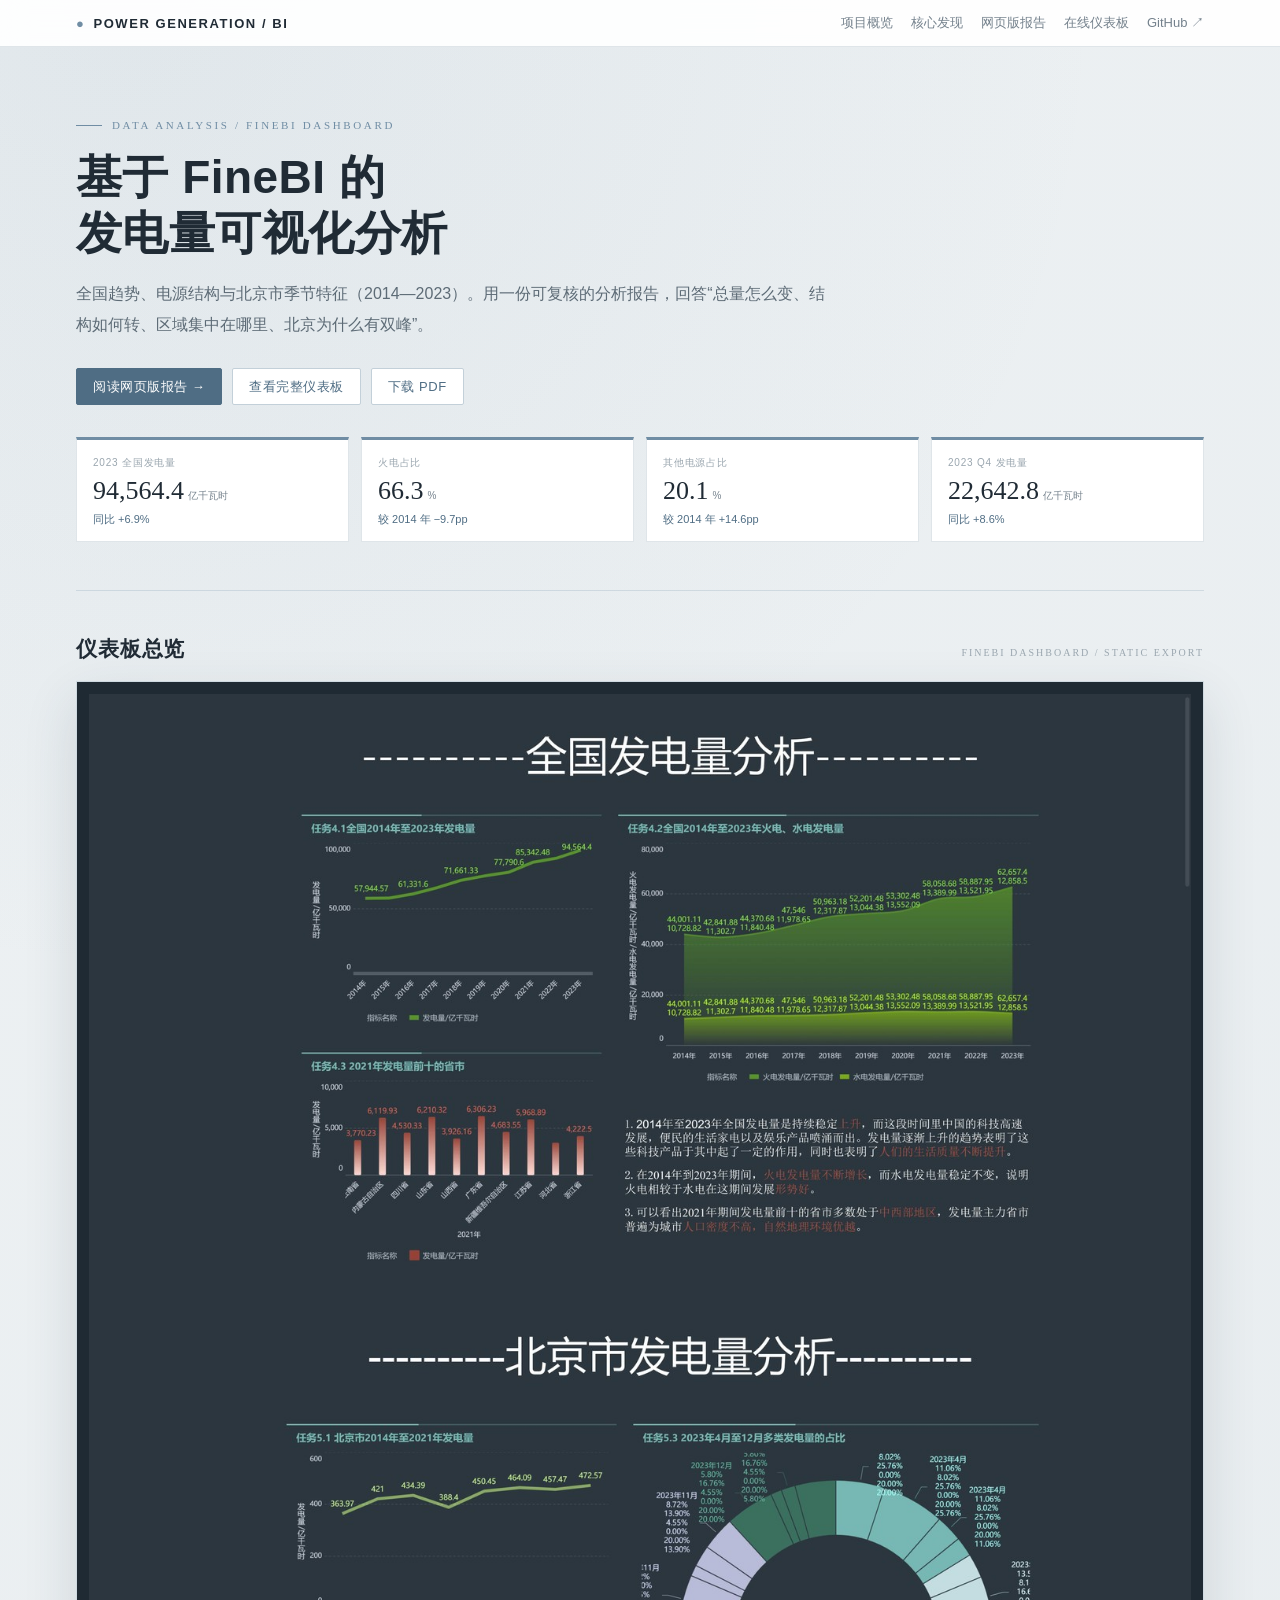
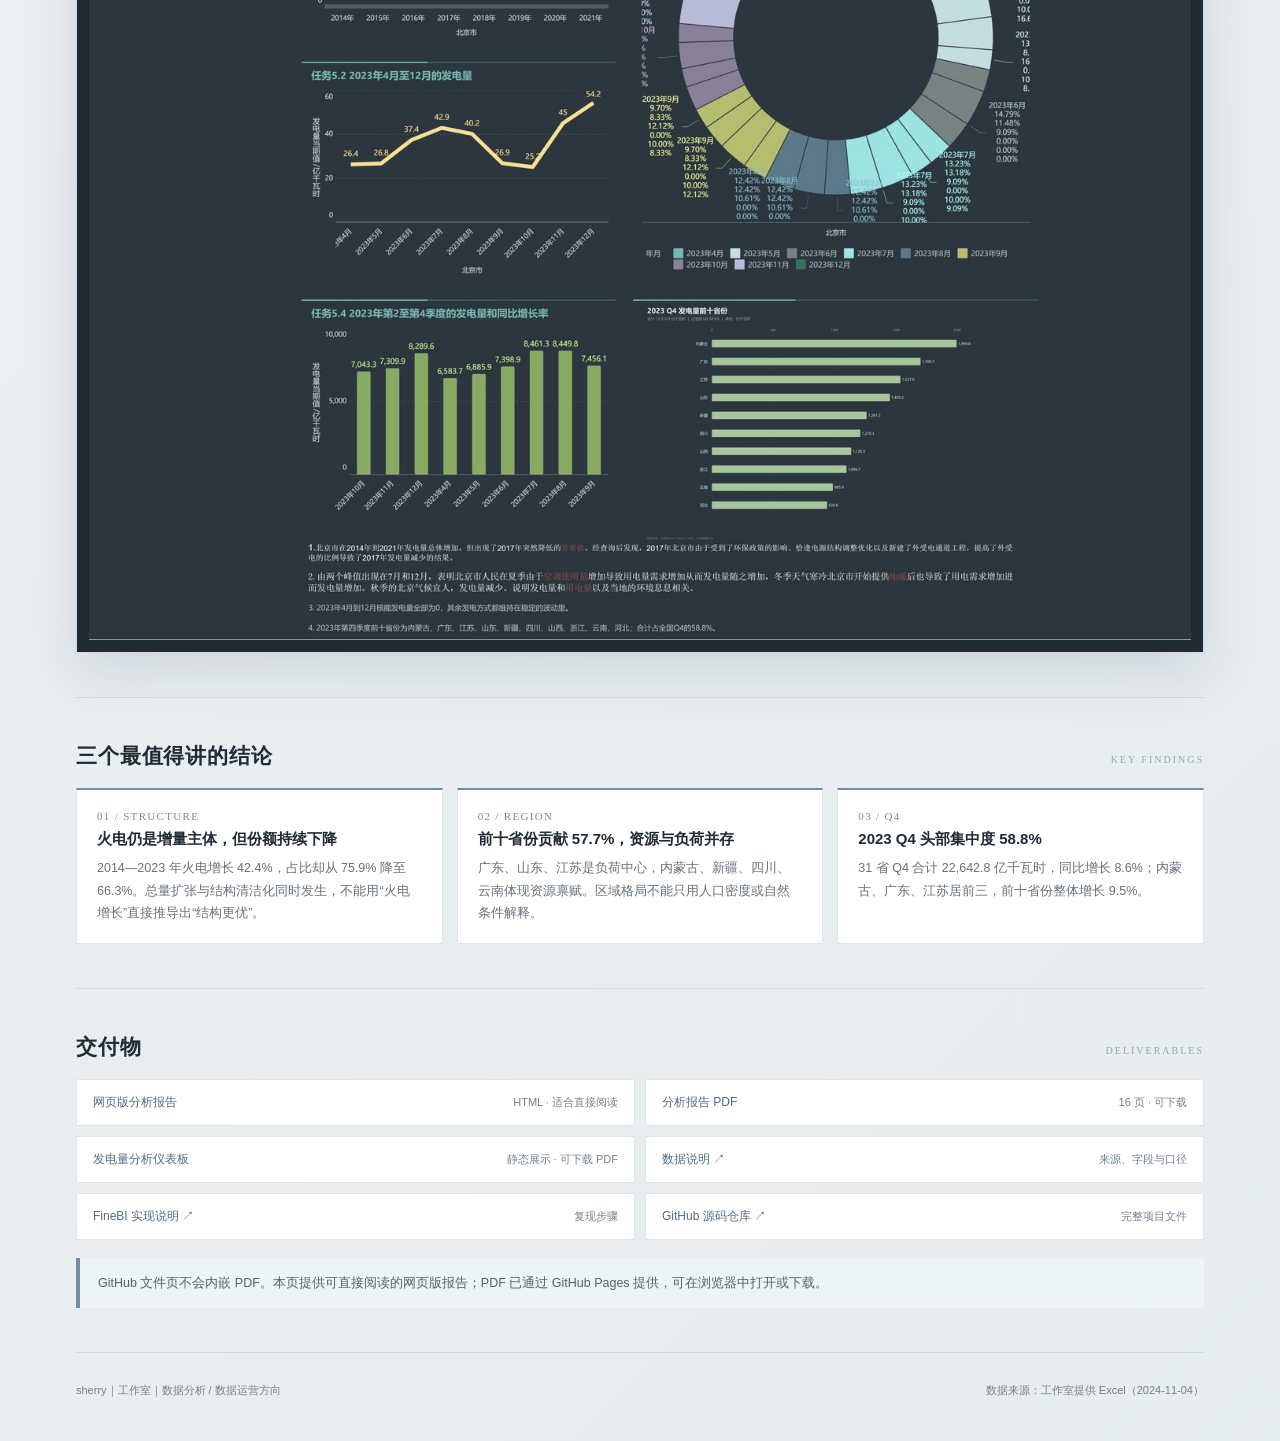
<file: index.html>
﻿<!DOCTYPE html>
<html lang="zh-CN">
<head>
<meta charset="UTF-8">
<meta name="viewport" content="width=device-width, initial-scale=1.0">
<title>基于 FineBI 的发电量可视化分析｜sherry</title>
<meta name="description" content="基于 FineBI 的发电量可视化分析：全国趋势、电源结构、2023 Q4 前十省份与北京市季节特征。">
<meta property="og:title" content="基于 FineBI 的发电量可视化分析">
<meta property="og:description" content="全国趋势、电源结构与北京市季节特征（2014—2023）">
<meta property="og:image" content="images/00-dashboard-overview.jpg">
<link rel="stylesheet" href="assets/site.css">
</head>
<body>

<header class="site-nav">
  <div class="nav-inner">
    <div class="brand"><span>●</span>POWER GENERATION / BI</div>
    <nav class="nav-links">
      <a href="#overview">项目概览</a>
      <a href="#findings">核心发现</a>
      <a href="report/">网页版报告</a>
      <a href="dashboard/">在线仪表板</a>
      <a href="https://github.com/sherry230/power-generation-dashboard" target="_blank" rel="noopener">GitHub ↗</a>
    </nav>
  </div>
</header>

<main class="wrap">
  <section class="hero" id="overview">
    <div class="eyebrow">Data Analysis / FineBI Dashboard</div>
    <h1>基于 FineBI 的<br>发电量可视化分析</h1>
    <p class="sub">全国趋势、电源结构与北京市季节特征（2014—2023）。用一份可复核的分析报告，回答“总量怎么变、结构如何转、区域集中在哪里、北京为什么有双峰”。</p>
    <div class="hero-actions">
      <a class="btn primary" href="report/">阅读网页版报告 →</a>
      <a class="btn" href="dashboard/">查看完整仪表板</a>
      <a class="btn" href="report/power-generation-analysis-report.pdf">下载 PDF</a>
    </div>

    <div class="metrics">
      <div class="metric">
        <div class="k">2023 全国发电量</div>
        <div class="v">94,564.4<small>亿千瓦时</small></div>
        <div class="d">同比 +6.9%</div>
      </div>
      <div class="metric">
        <div class="k">火电占比</div>
        <div class="v">66.3<small>%</small></div>
        <div class="d">较 2014 年 −9.7pp</div>
      </div>
      <div class="metric">
        <div class="k">其他电源占比</div>
        <div class="v">20.1<small>%</small></div>
        <div class="d">较 2014 年 +14.6pp</div>
      </div>
      <div class="metric">
        <div class="k">2023 Q4 发电量</div>
        <div class="v">22,642.8<small>亿千瓦时</small></div>
        <div class="d">同比 +8.6%</div>
      </div>
    </div>
  </section>

  <section class="section">
    <div class="section-head">
      <h2>仪表板总览</h2>
      <span class="en">FineBI Dashboard / Static Export</span>
    </div>
    <div class="dashboard-frame">
      <a href="dashboard/" aria-label="查看完整仪表板">
        <img src="images/00-dashboard-overview.jpg" alt="基于 FineBI 的发电量分析仪表板">
      </a>
    </div>
  </section>

  <section class="section" id="findings">
    <div class="section-head">
      <h2>三个最值得讲的结论</h2>
      <span class="en">Key Findings</span>
    </div>
    <div class="cards">
      <article class="card">
        <div class="num">01 / STRUCTURE</div>
        <h3>火电仍是增量主体，但份额持续下降</h3>
        <p>2014—2023 年火电增长 42.4%，占比却从 75.9% 降至 66.3%。总量扩张与结构清洁化同时发生，不能用“火电增长”直接推导出“结构更优”。</p>
      </article>
      <article class="card">
        <div class="num">02 / REGION</div>
        <h3>前十省份贡献 57.7%，资源与负荷并存</h3>
        <p>广东、山东、江苏是负荷中心，内蒙古、新疆、四川、云南体现资源禀赋。区域格局不能只用人口密度或自然条件解释。</p>
      </article>
      <article class="card">
        <div class="num">03 / Q4</div>
        <h3>2023 Q4 头部集中度 58.8%</h3>
        <p>31 省 Q4 合计 22,642.8 亿千瓦时，同比增长 8.6%；内蒙古、广东、江苏居前三，前十省份整体增长 9.5%。</p>
      </article>
    </div>
  </section>

  <section class="section">
    <div class="section-head">
      <h2>交付物</h2>
      <span class="en">Deliverables</span>
    </div>
    <div class="deliverables">
      <div class="deliverable"><a href="report/">网页版分析报告</a><span>HTML · 适合直接阅读</span></div>
      <div class="deliverable"><a href="report/power-generation-analysis-report.pdf">分析报告 PDF</a><span>16 页 · 可下载</span></div>
      <div class="deliverable"><a href="dashboard/">发电量分析仪表板</a><span>静态展示 · 可下载 PDF</span></div>
      <div class="deliverable"><a href="https://github.com/sherry230/power-generation-dashboard/blob/main/data/README.md" target="_blank" rel="noopener">数据说明 ↗</a><span>来源、字段与口径</span></div>
      <div class="deliverable"><a href="https://github.com/sherry230/power-generation-dashboard/blob/main/docs/finebi-implementation.md" target="_blank" rel="noopener">FineBI 实现说明 ↗</a><span>复现步骤</span></div>
      <div class="deliverable"><a href="https://github.com/sherry230/power-generation-dashboard" target="_blank" rel="noopener">GitHub 源码仓库 ↗</a><span>完整项目文件</span></div>
    </div>
    <div class="note" style="margin-top:18px;">
      GitHub 文件页不会内嵌 PDF。本页提供可直接阅读的网页版报告；PDF 已通过 GitHub Pages 提供，可在浏览器中打开或下载。
    </div>
  </section>
</main>

<footer class="footer">
  <div class="wrap">
    <div>sherry｜工作室｜数据分析 / 数据运营方向</div>
    <div>数据来源：工作室提供 Excel（2024-11-04）</div>
  </div>
</footer>

</body>
</html>
</file>
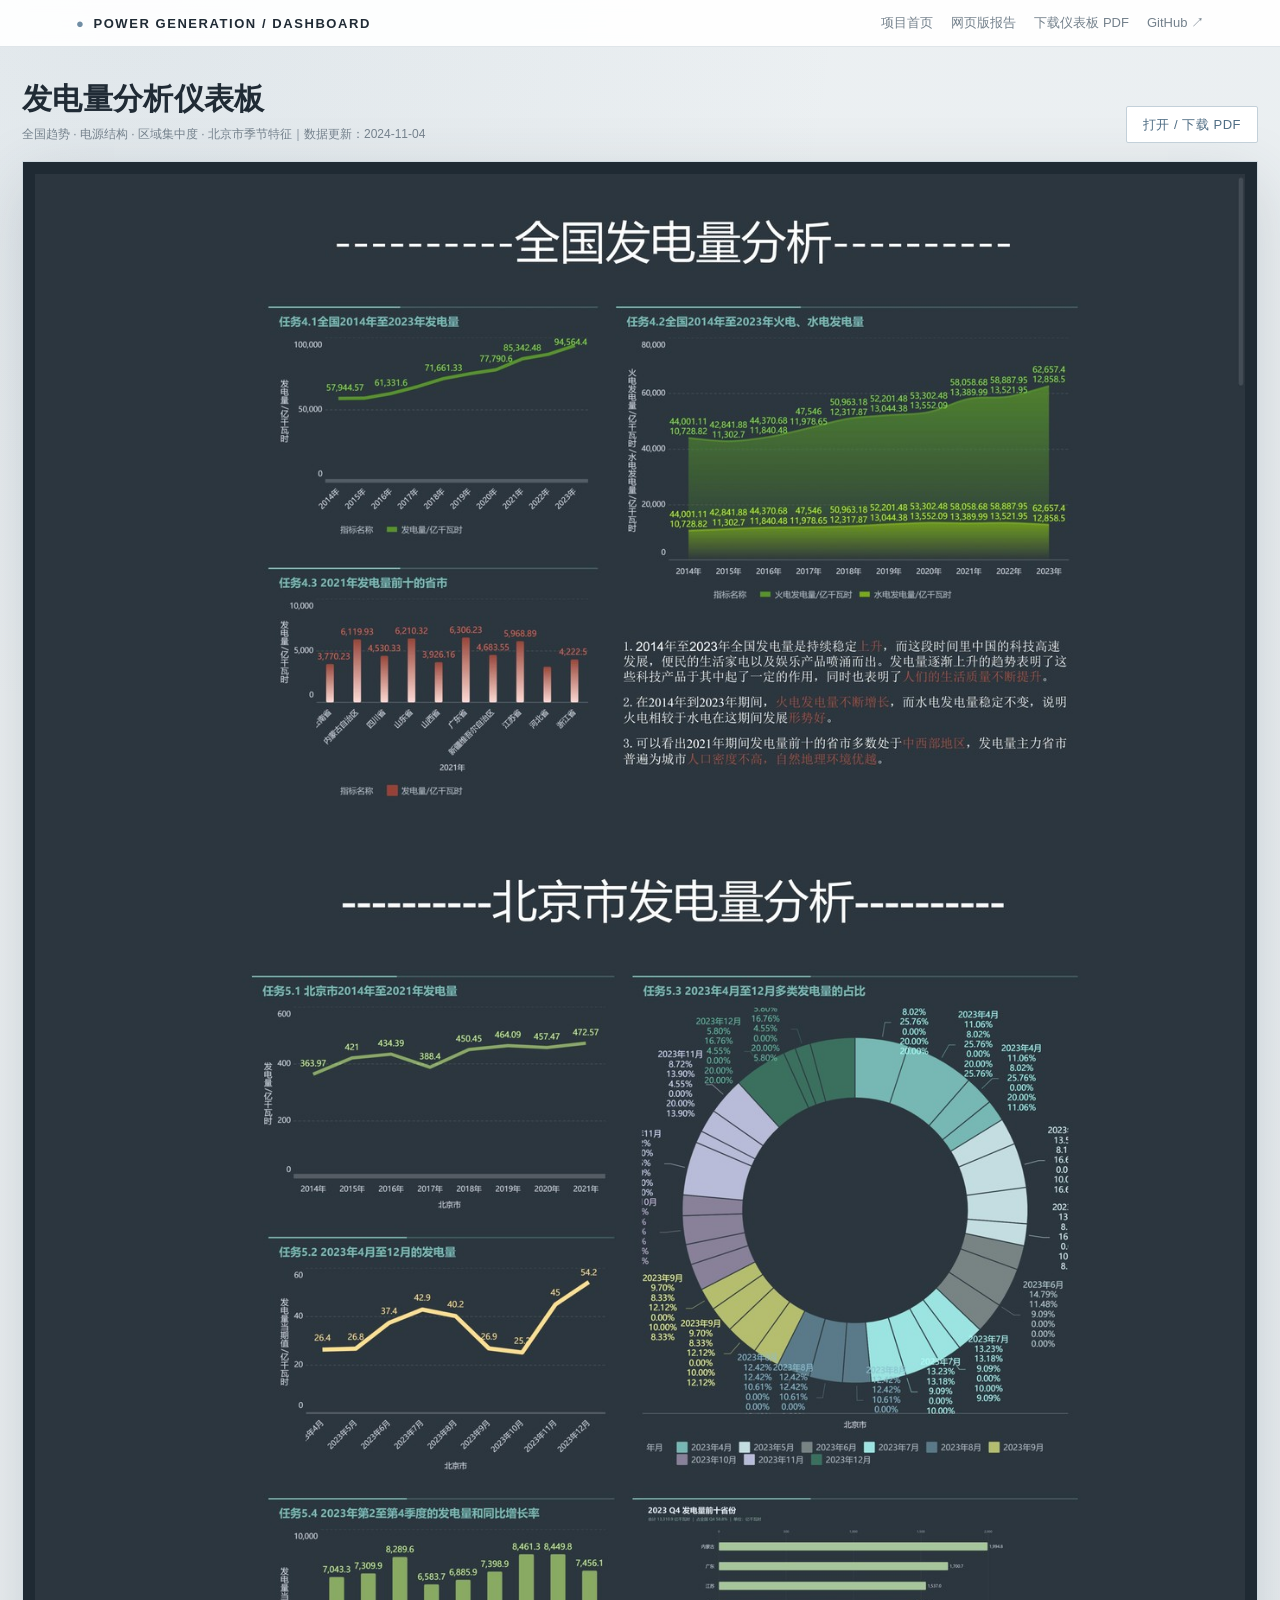
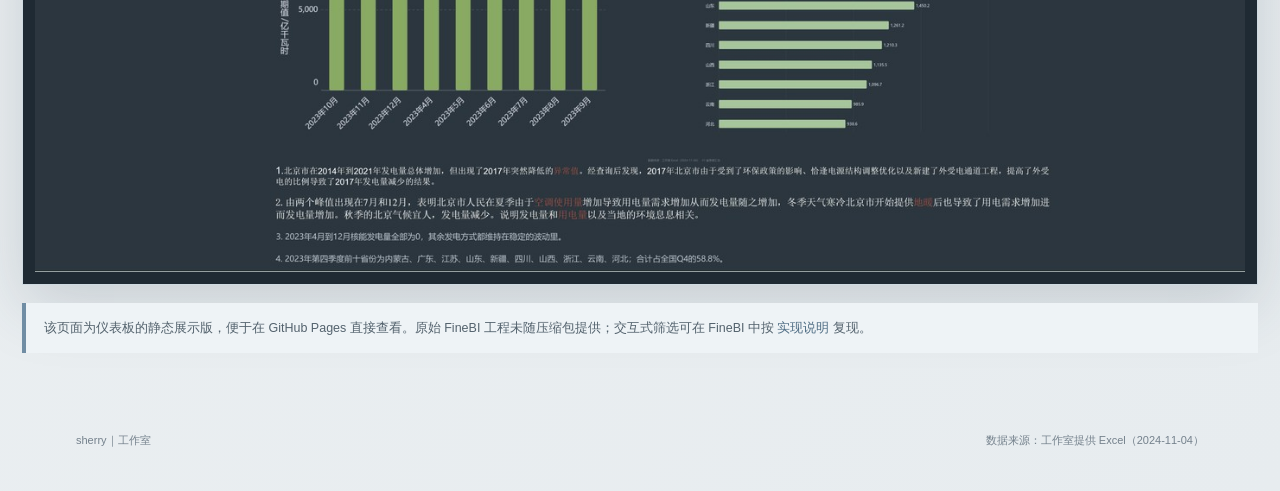
<file: dashboard/index.html>
﻿<!DOCTYPE html>
<html lang="zh-CN">
<head>
<meta charset="UTF-8">
<meta name="viewport" content="width=device-width, initial-scale=1.0">
<title>发电量分析仪表板｜基于 FineBI</title>
<meta name="description" content="基于 FineBI 的发电量分析仪表板，覆盖全国趋势、电源结构、2023 Q4 前十省份与北京市季节特征。">
<link rel="stylesheet" href="../assets/site.css">
</head>
<body>

<header class="site-nav">
  <div class="nav-inner">
    <div class="brand"><span>●</span>POWER GENERATION / DASHBOARD</div>
    <nav class="nav-links">
      <a href="../">项目首页</a>
      <a href="../report/">网页版报告</a>
      <a href="power-generation-dashboard.pdf">下载仪表板 PDF</a>
      <a href="https://github.com/sherry230/power-generation-dashboard" target="_blank" rel="noopener">GitHub ↗</a>
    </nav>
  </div>
</header>

<main class="dash-page">
  <div class="dash-head">
    <div>
      <h1>发电量分析仪表板</h1>
      <p>全国趋势 · 电源结构 · 区域集中度 · 北京市季节特征｜数据更新：2024-11-04</p>
    </div>
    <a class="btn" href="power-generation-dashboard.pdf">打开 / 下载 PDF</a>
  </div>

  <div class="dash-shell">
    <img src="../images/00-dashboard-overview.jpg" alt="发电量分析仪表板：全国趋势、电源结构、2023 Q4 前十省份与北京季节特征">
  </div>

  <div class="note" style="margin-top:18px;">
    该页面为仪表板的静态展示版，便于在 GitHub Pages 直接查看。原始 FineBI 工程未随压缩包提供；交互式筛选可在 FineBI 中按 <a href="https://github.com/sherry230/power-generation-dashboard/blob/main/docs/finebi-implementation.md">实现说明</a> 复现。
  </div>
</main>

<footer class="footer">
  <div class="wrap">
    <div>sherry｜工作室</div>
    <div>数据来源：工作室提供 Excel（2024-11-04）</div>
  </div>
</footer>

</body>
</html>
</file>
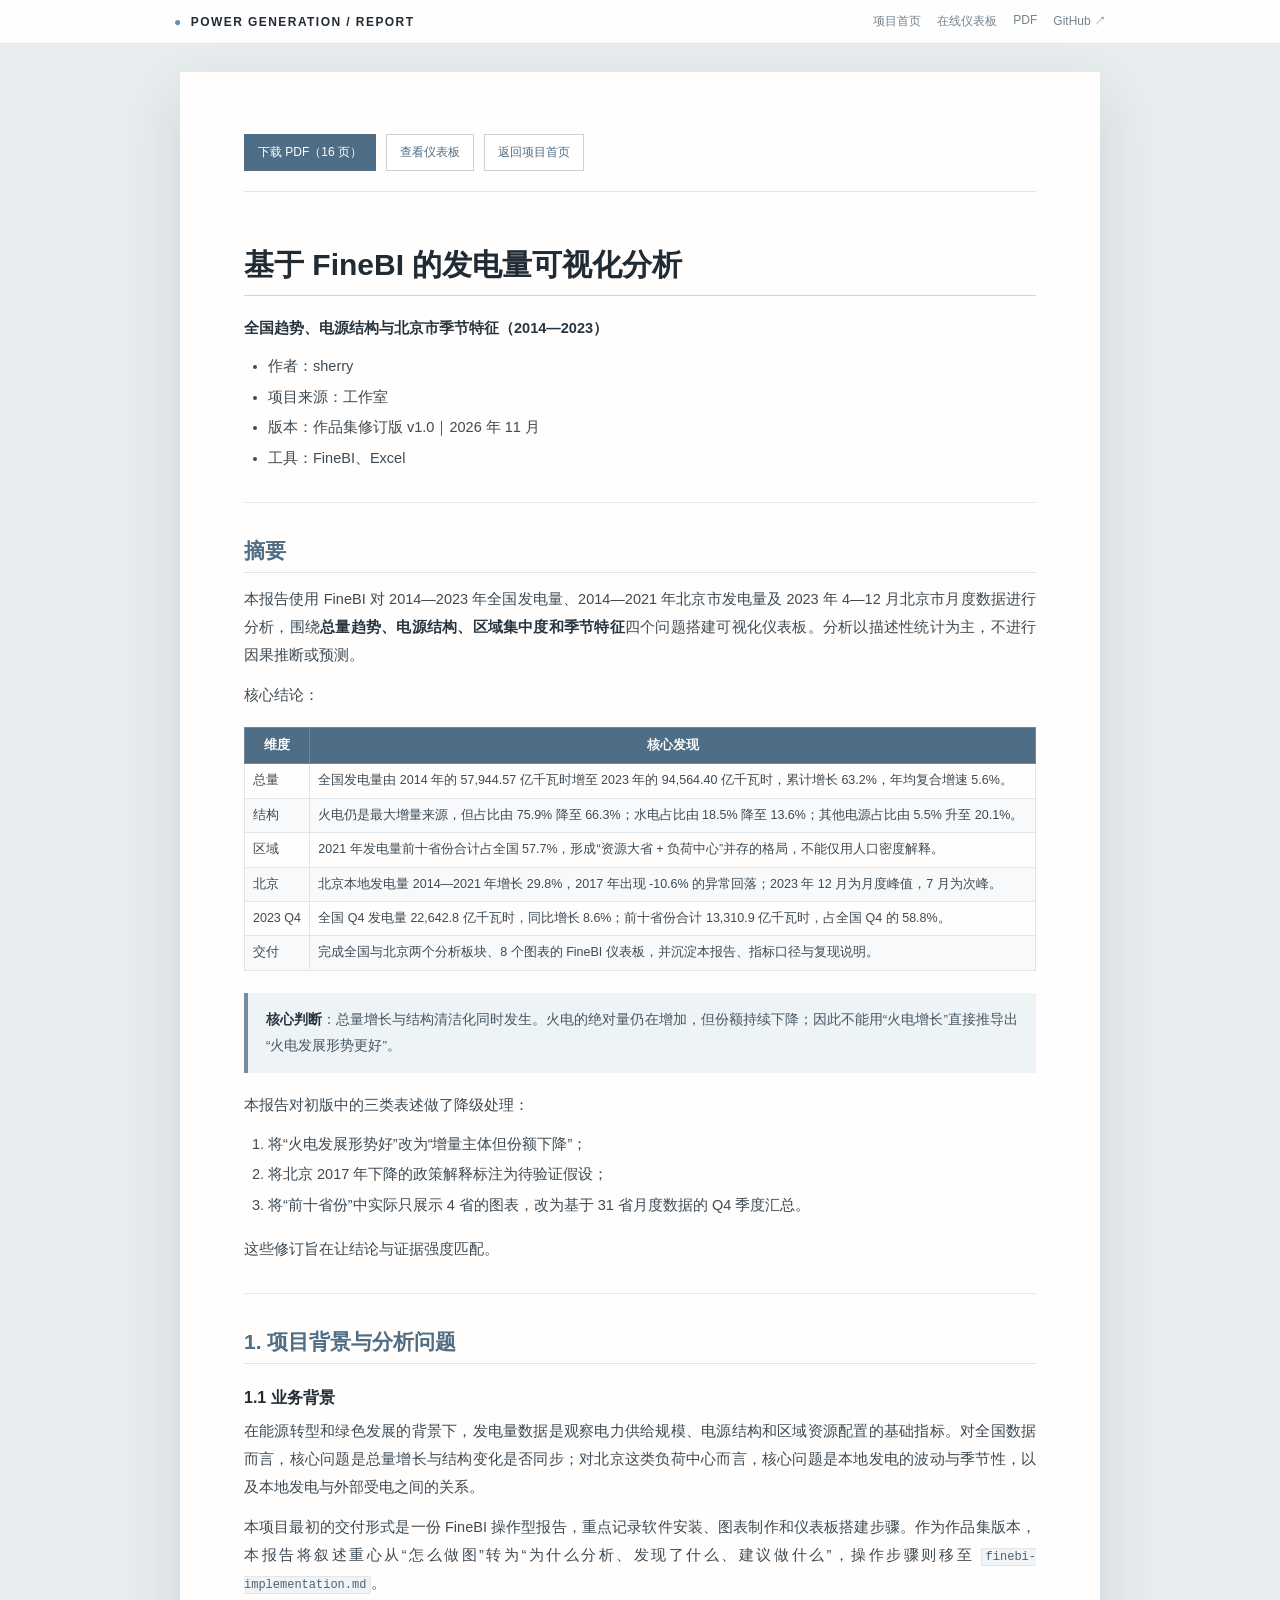
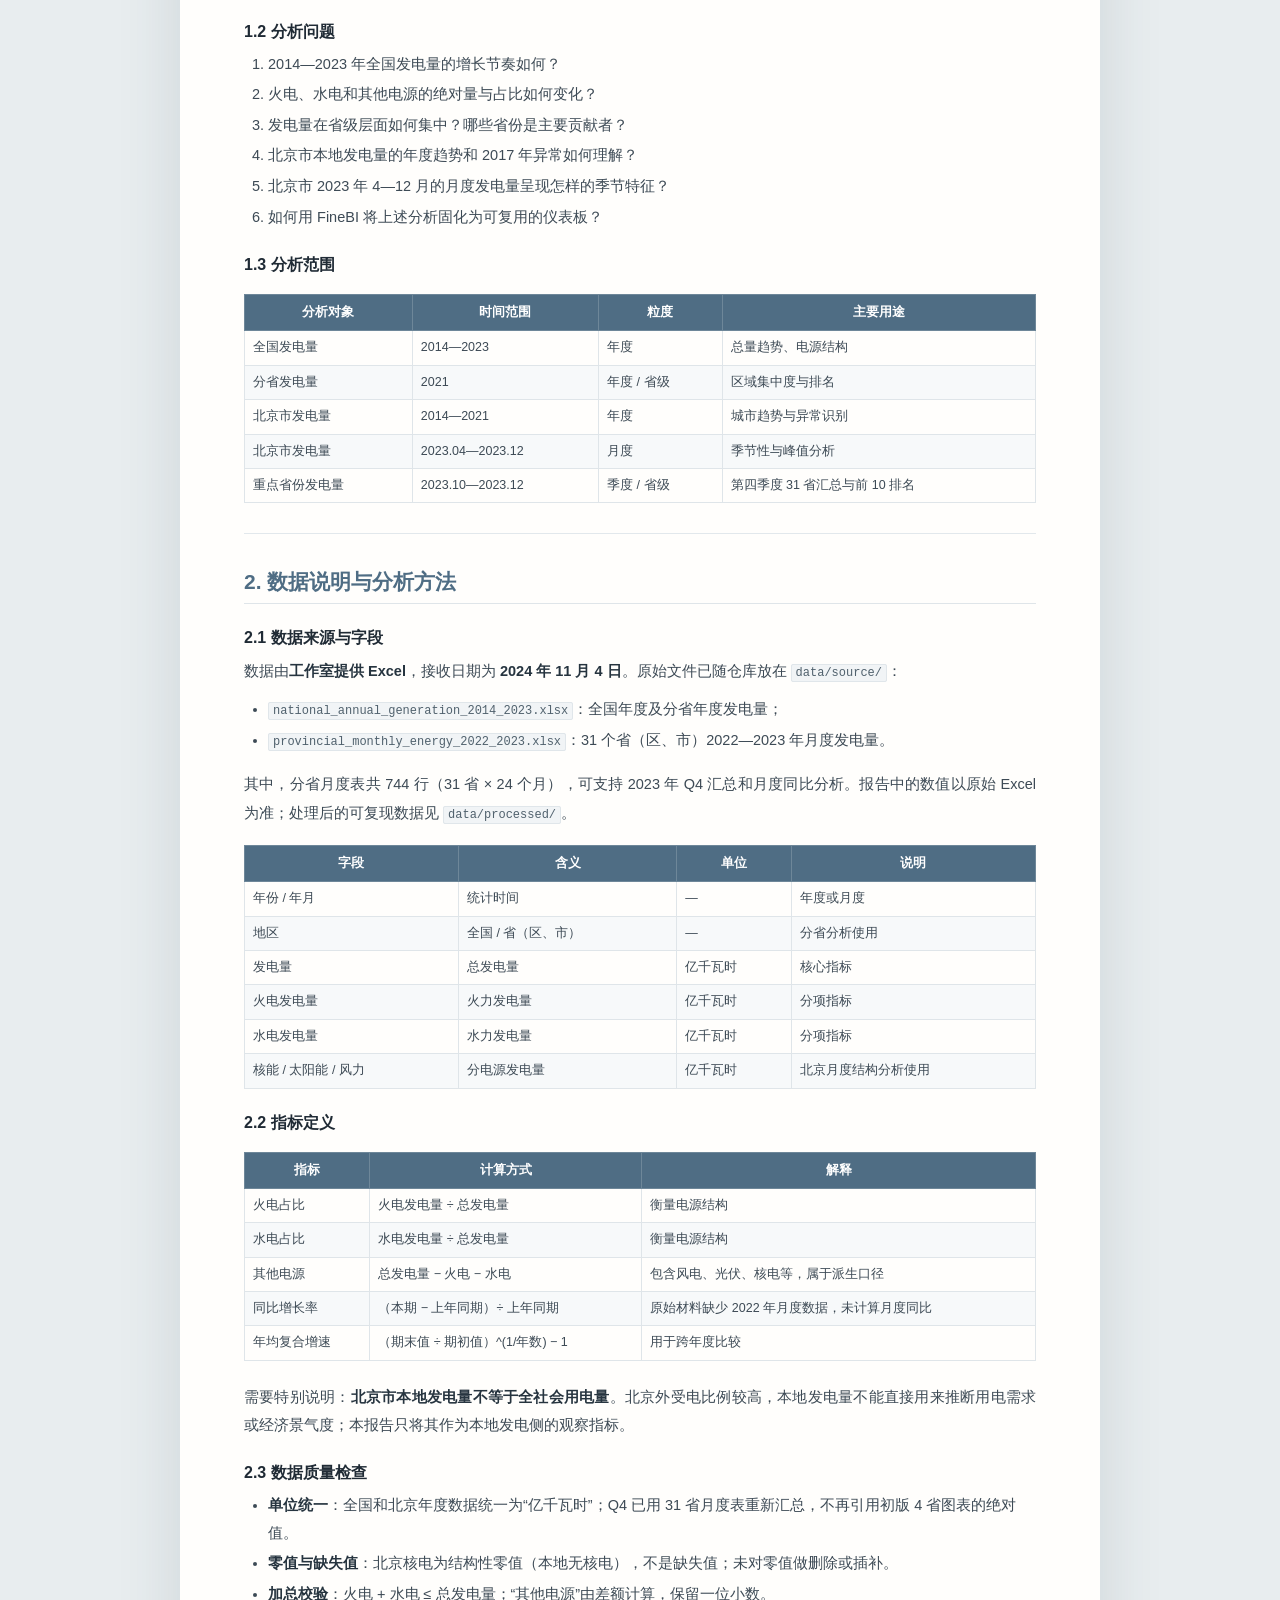
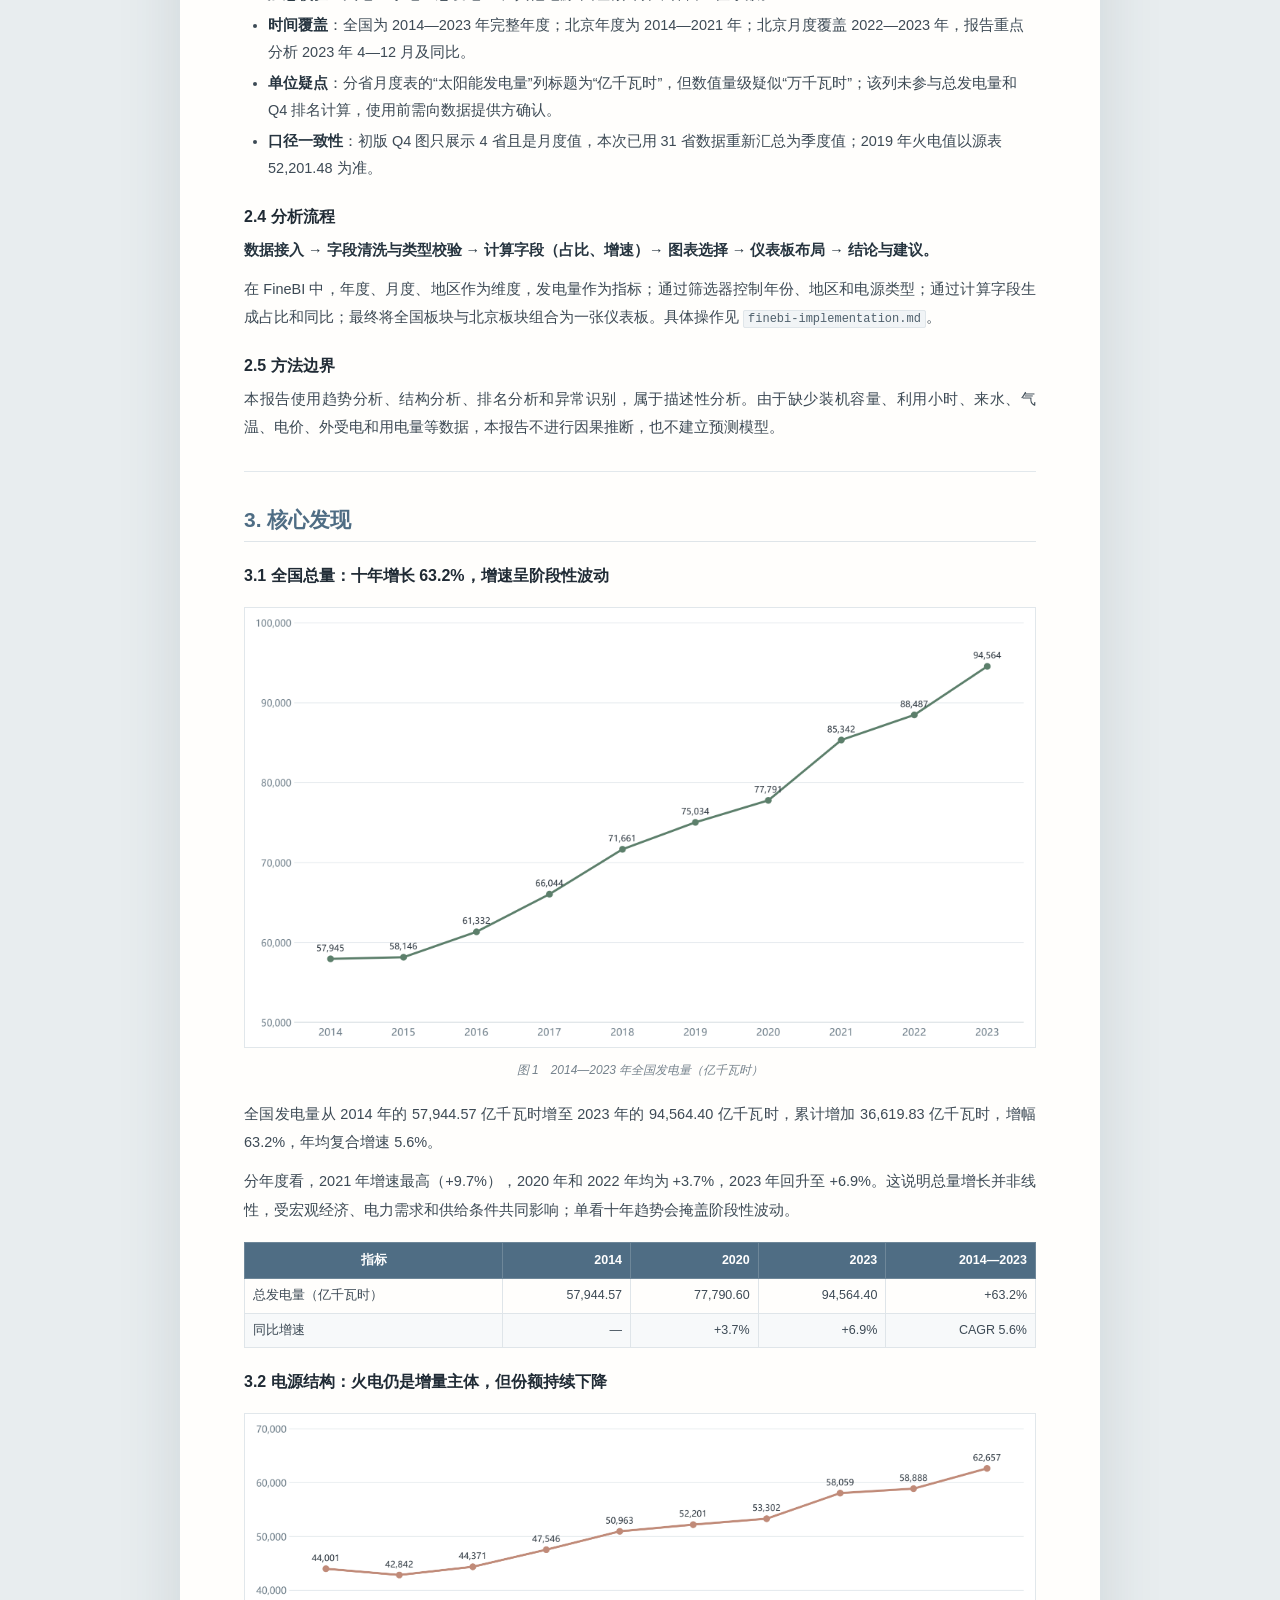
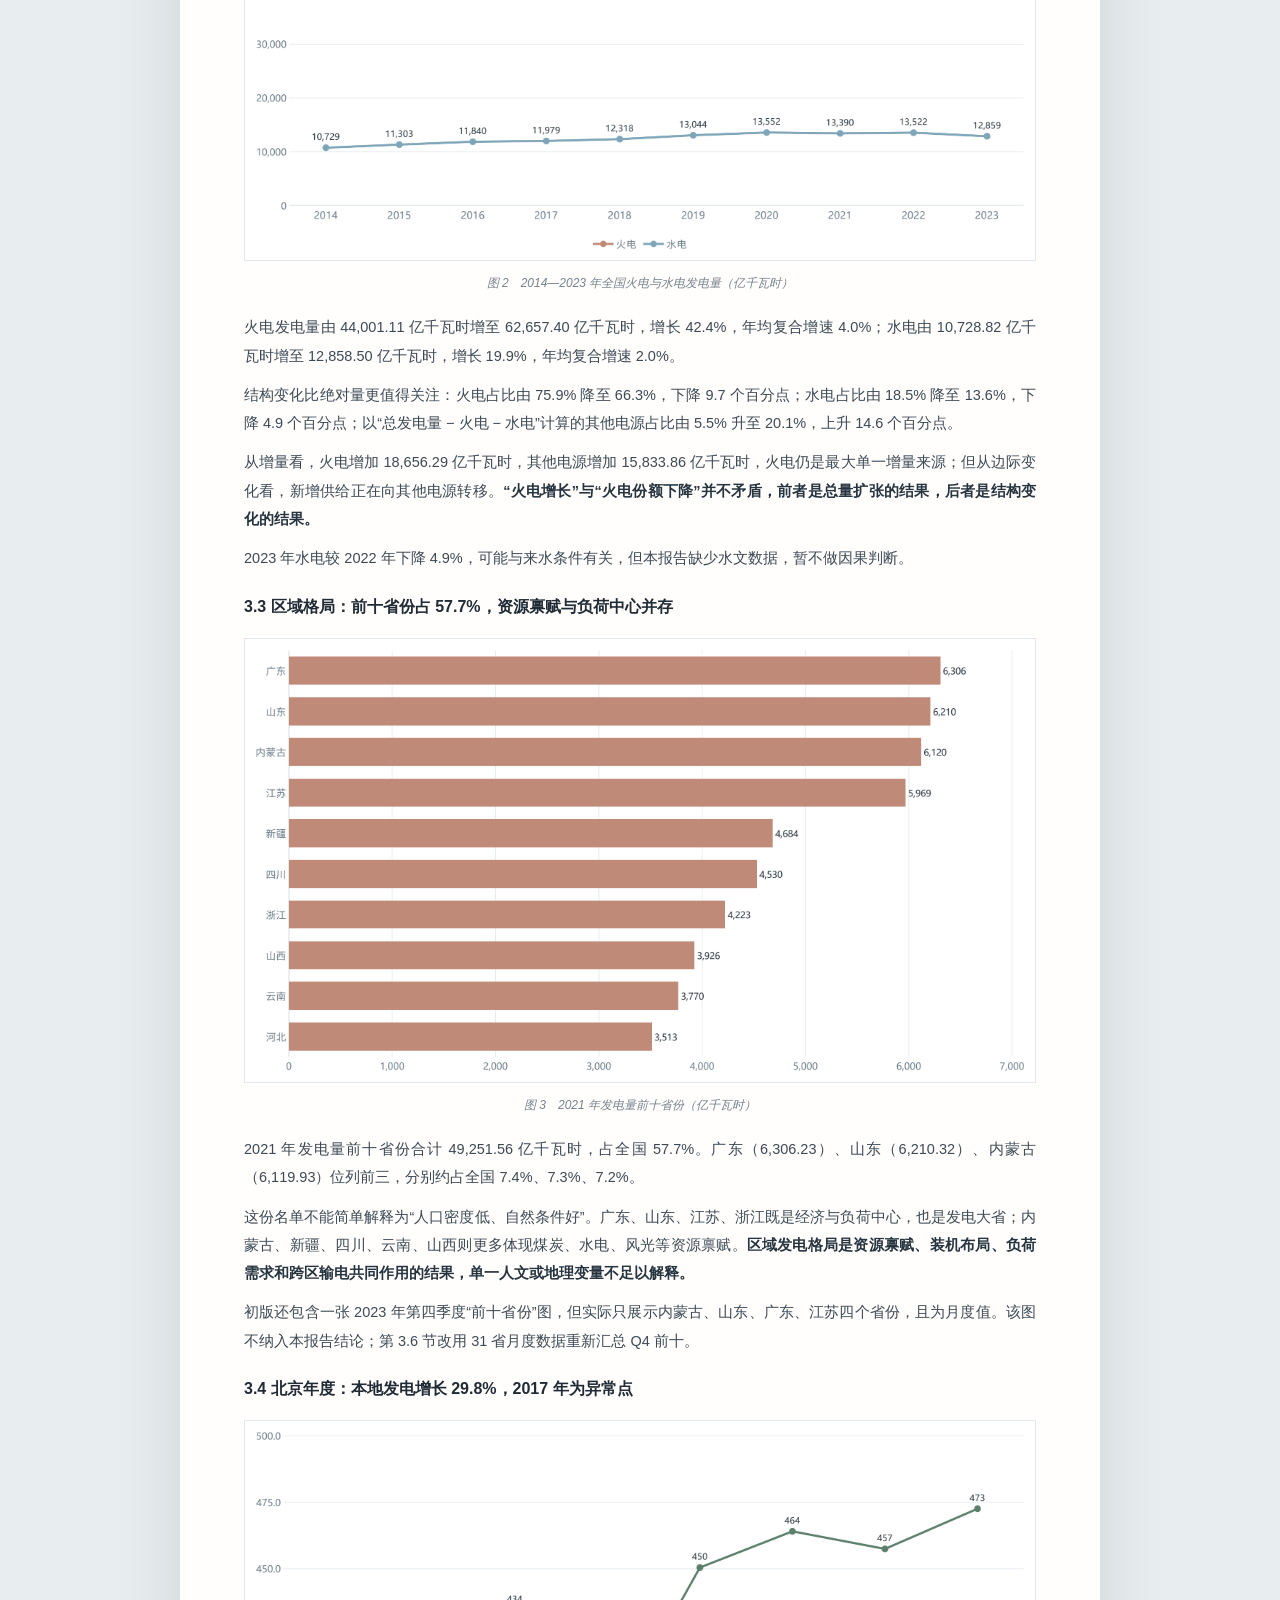
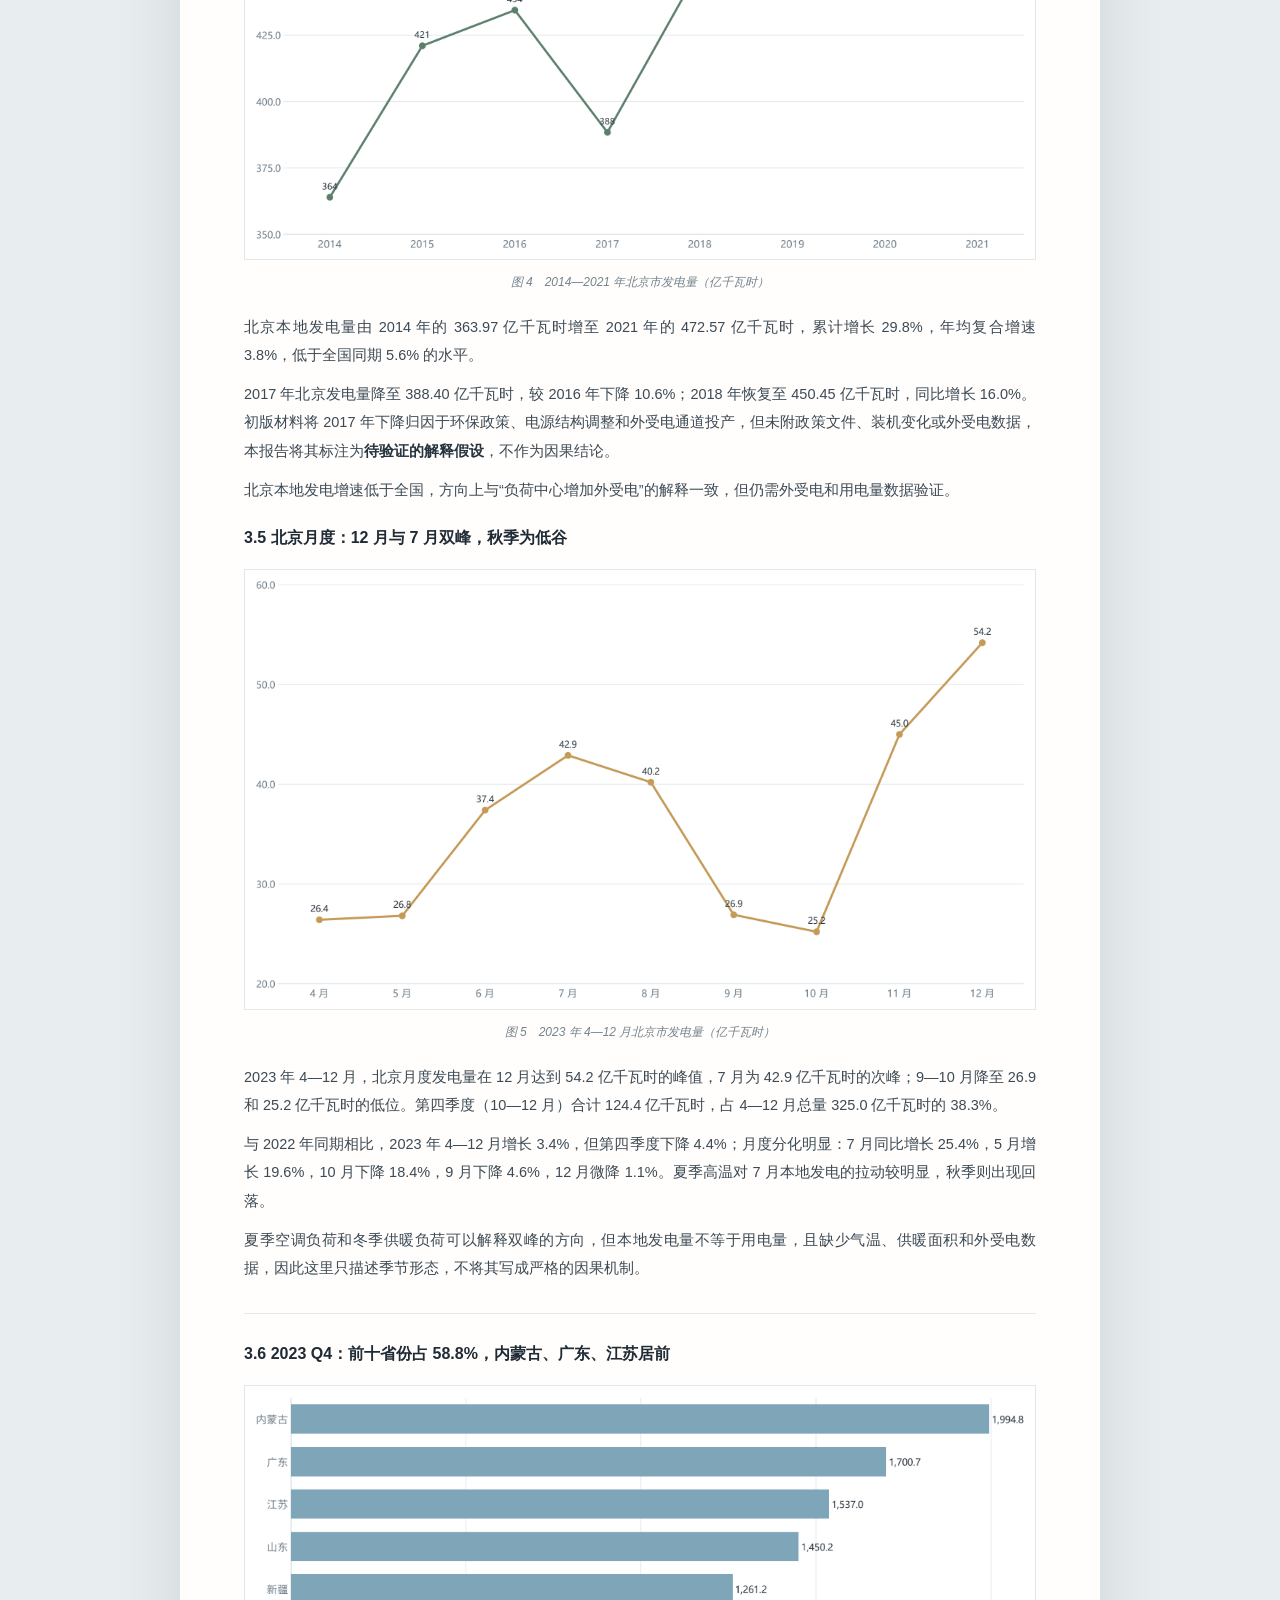
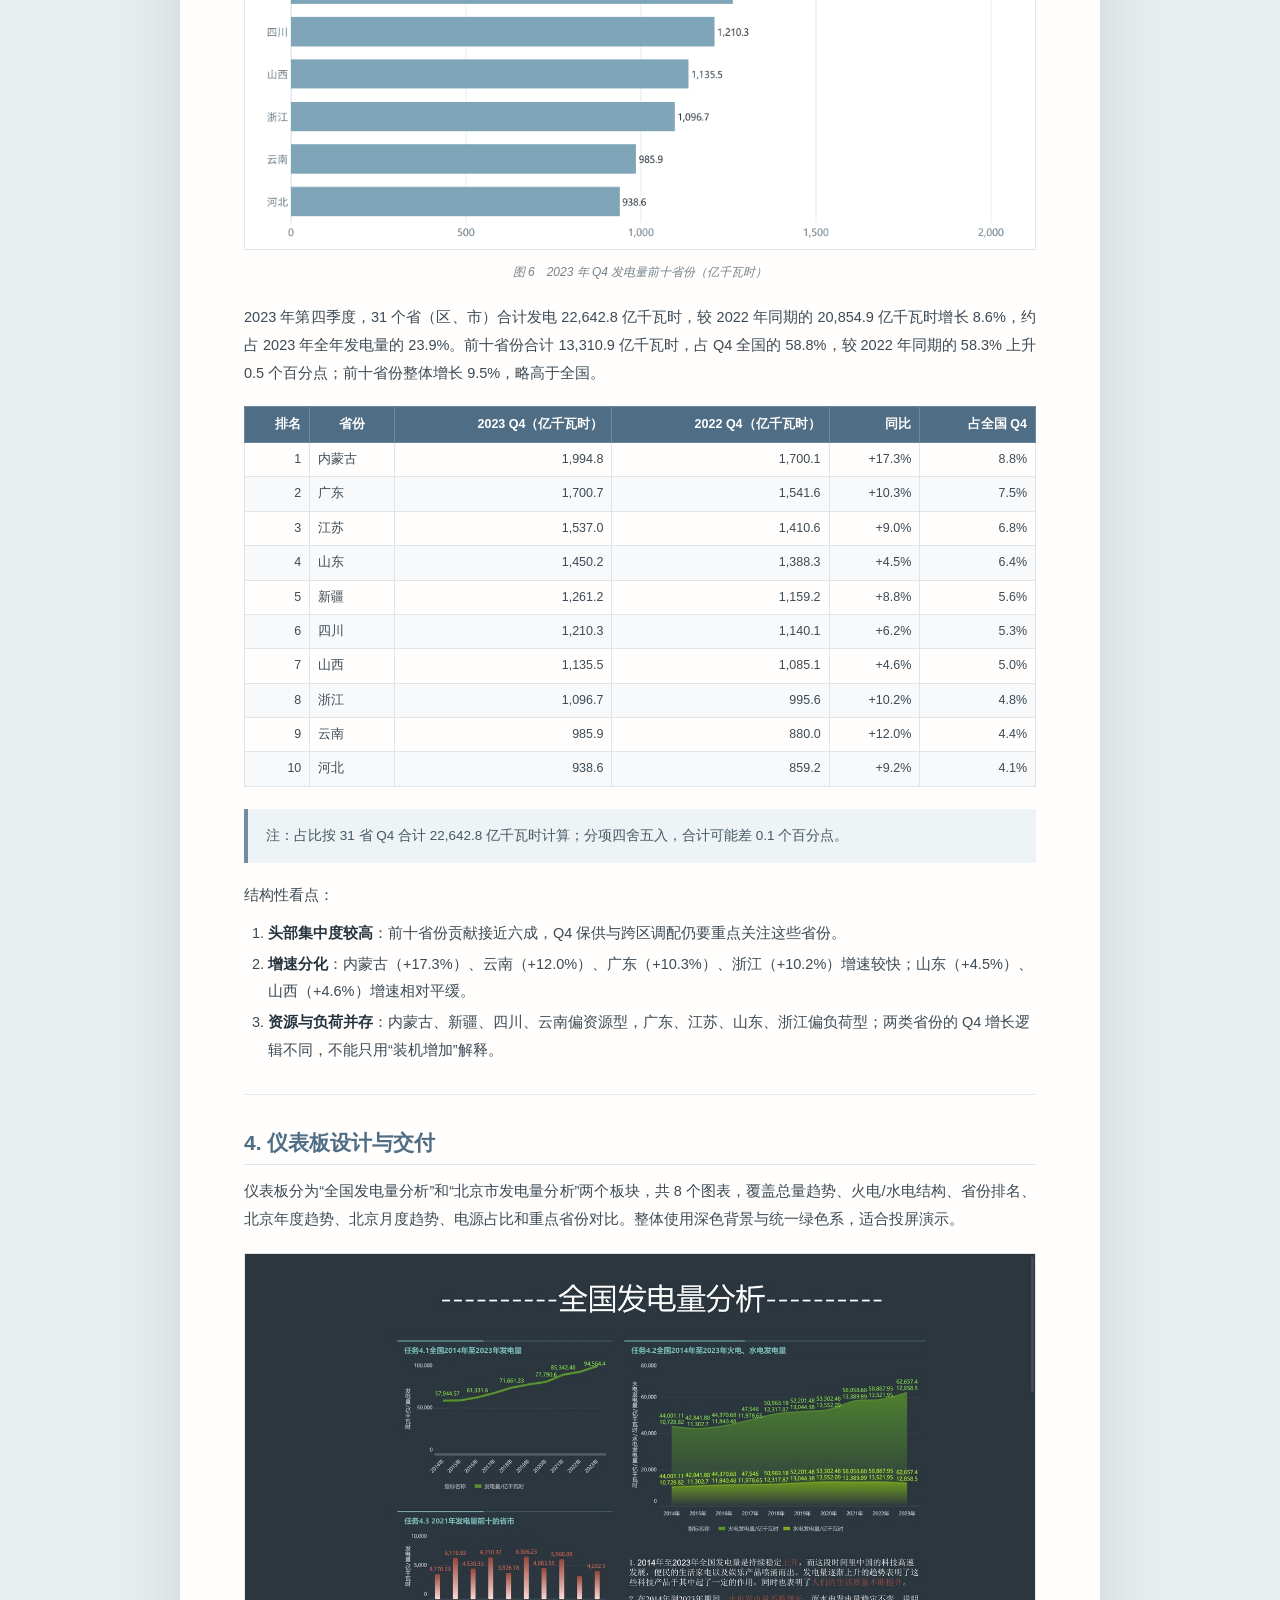
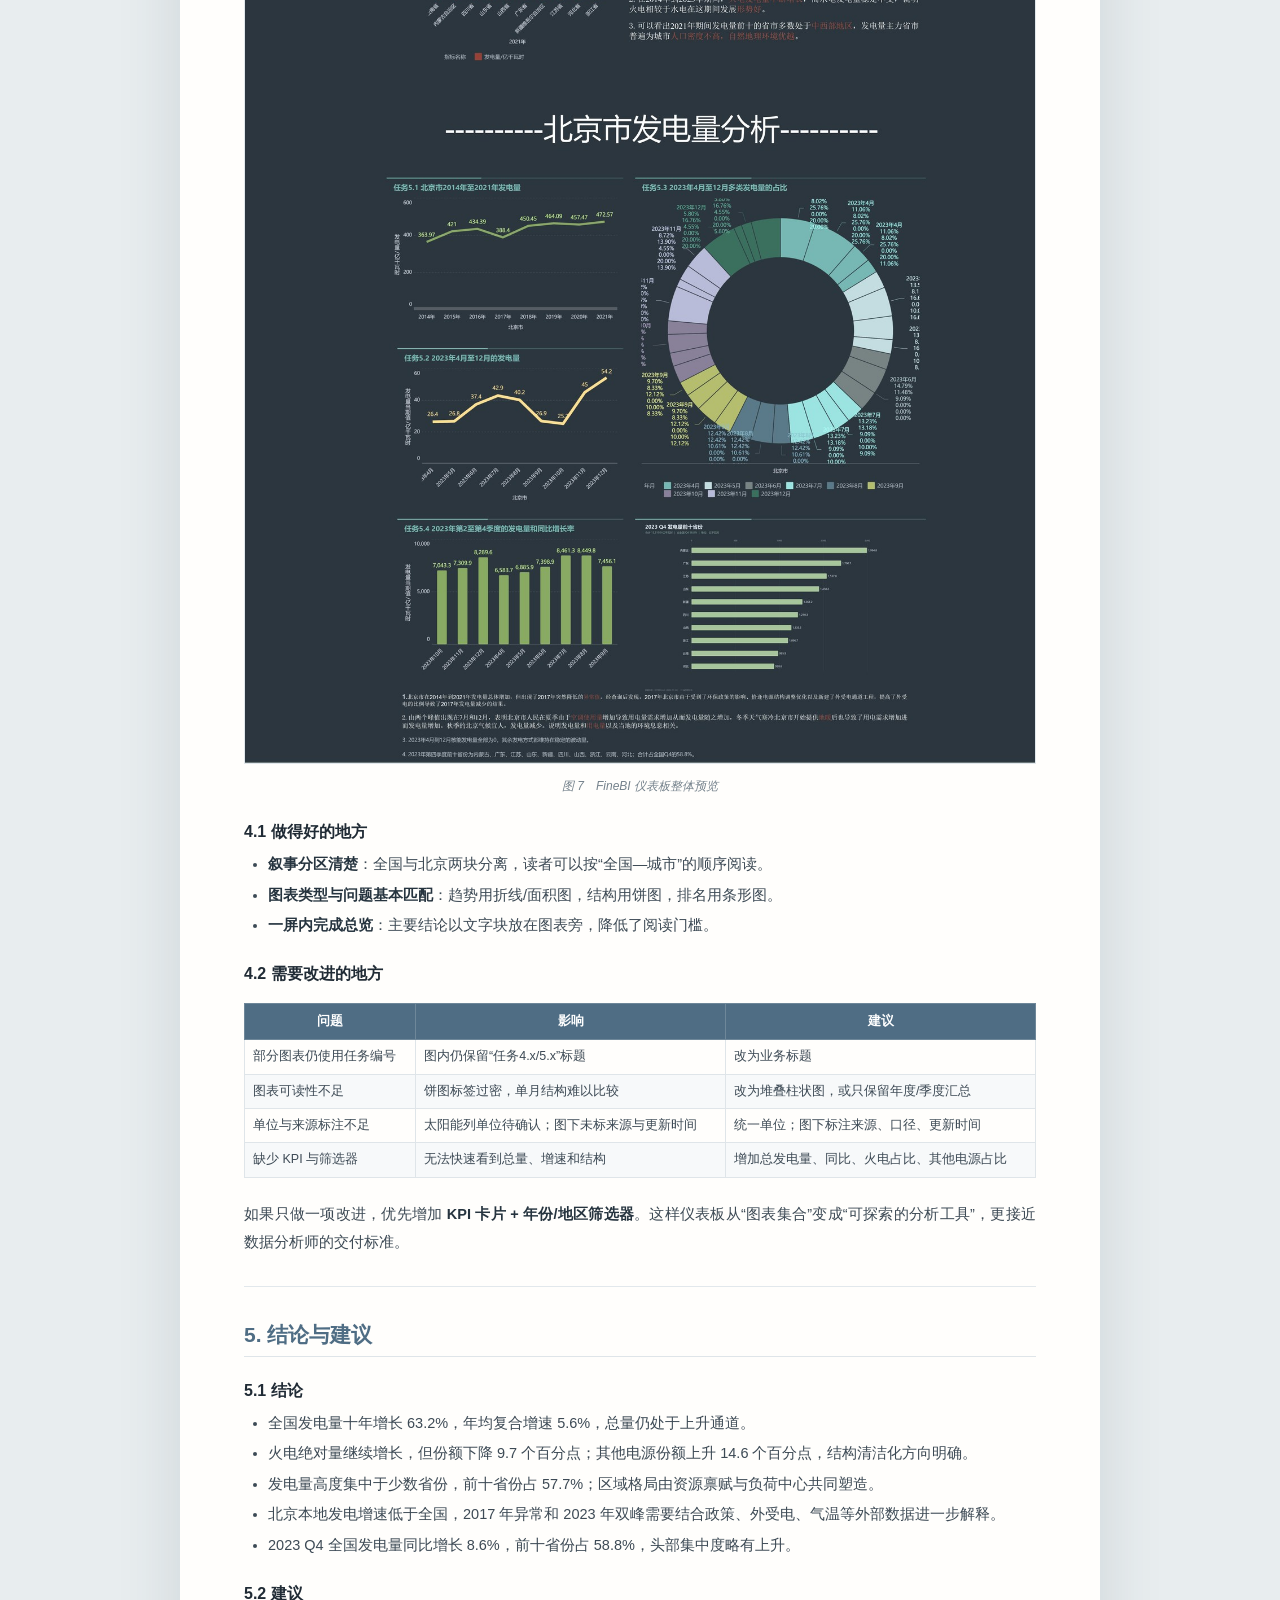
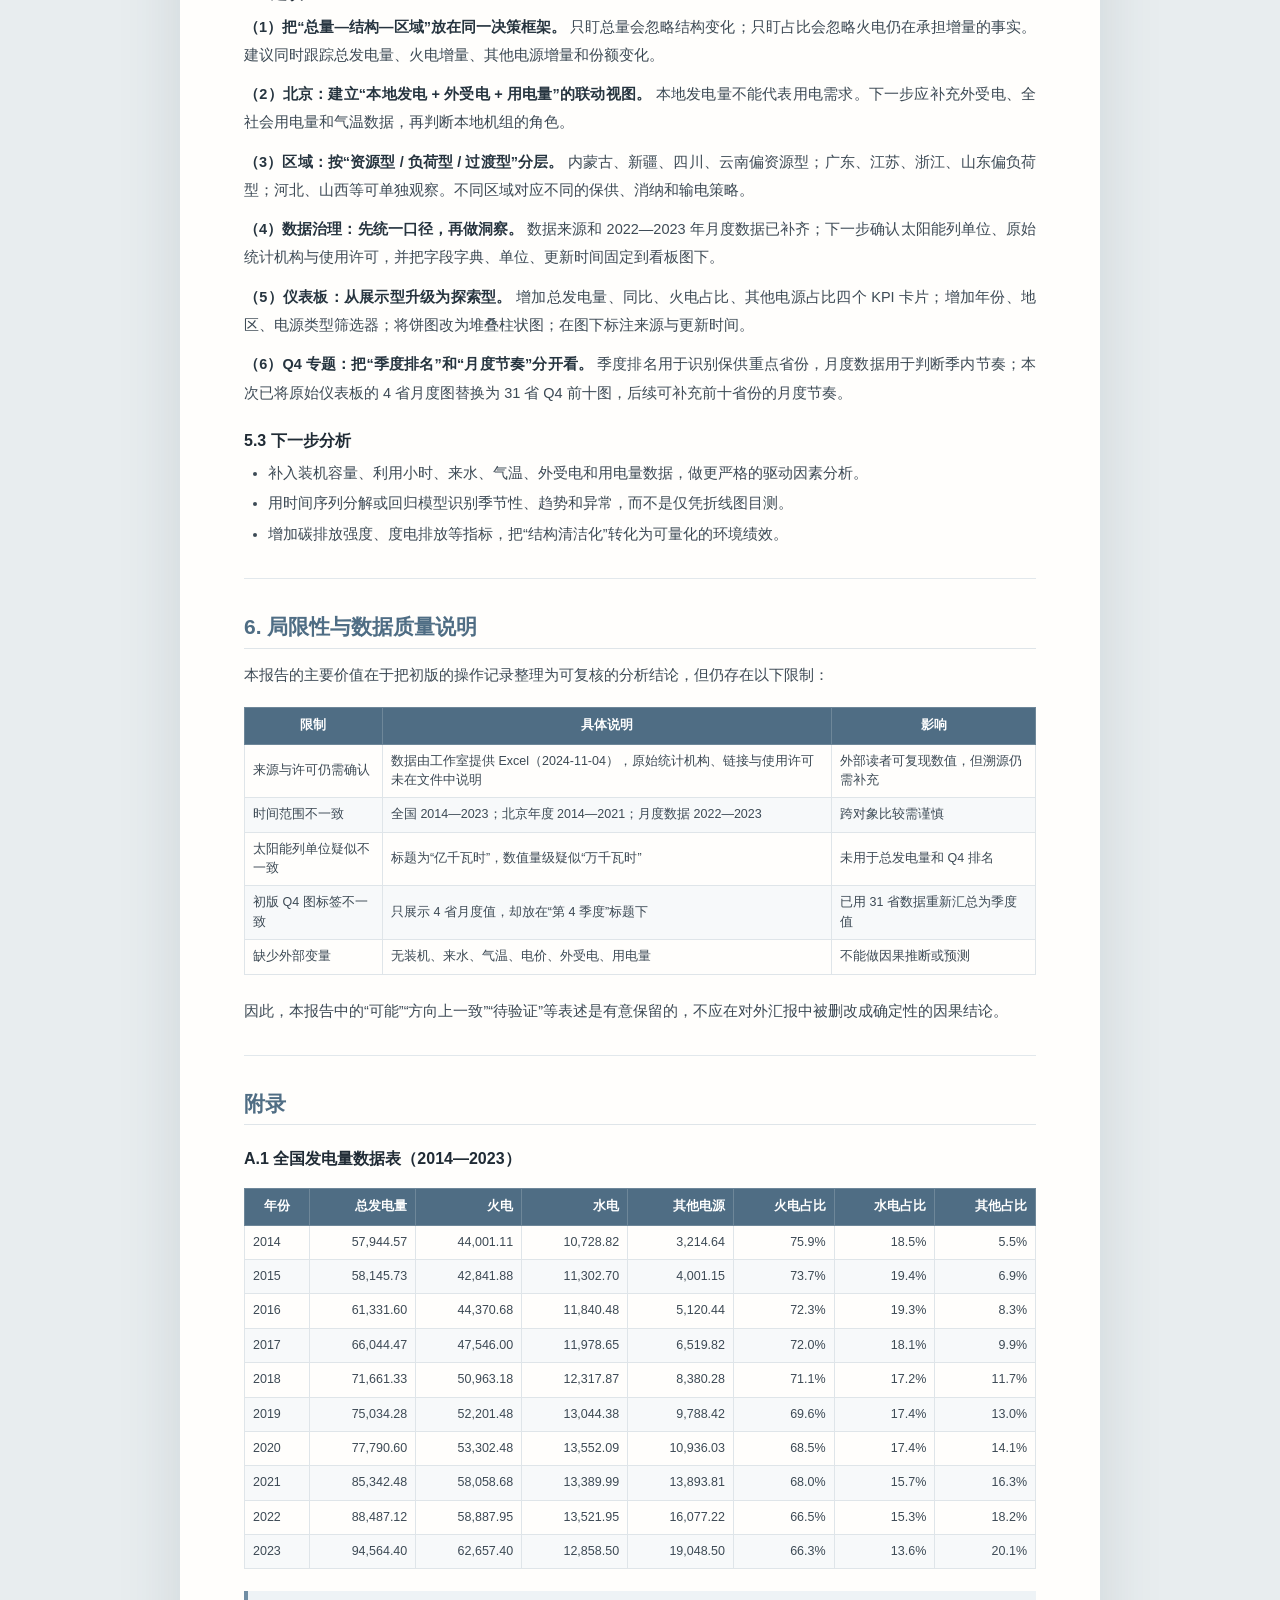
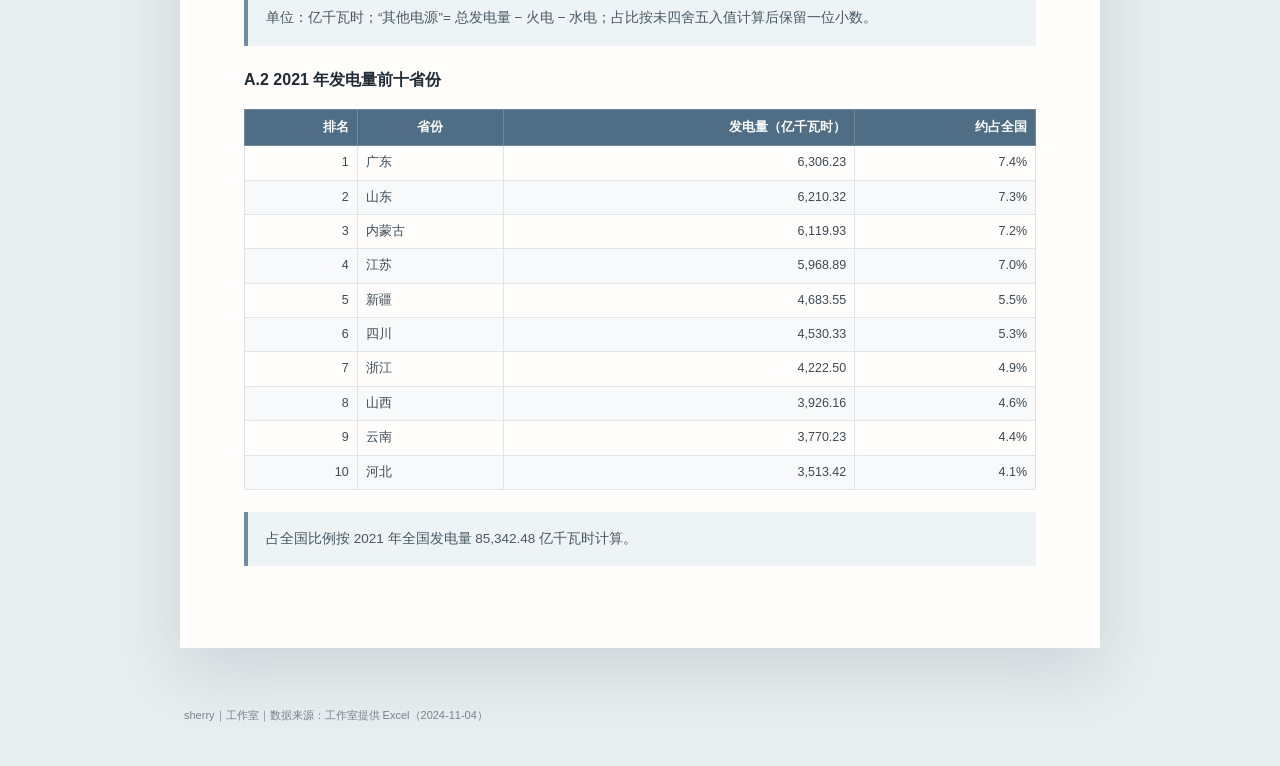
<file: report/index.html>
<!DOCTYPE html>
<html lang="zh-CN">
<head>
<meta charset="UTF-8">
<meta name="viewport" content="width=device-width, initial-scale=1.0">
<title>分析报告｜基于 FineBI 的发电量可视化分析</title>
<meta name="description" content="基于 FineBI 的发电量可视化分析报告：全国趋势、电源结构、2023 Q4 前十省份与北京市季节特征。">
<link rel="stylesheet" href="report.css">
</head>
<body>

<header class="report-nav">
  <div class="report-nav-inner">
    <div class="report-brand"><span>●</span>POWER GENERATION / REPORT</div>
    <nav class="report-nav-links">
      <a href="../">项目首页</a>
      <a href="../dashboard/">在线仪表板</a>
      <a href="power-generation-analysis-report.pdf">PDF</a>
      <a href="https://github.com/sherry230/power-generation-dashboard" target="_blank" rel="noopener">GitHub ↗</a>
    </nav>
  </div>
</header>

<main class="report-wrap">
  <div class="report-actions">
    <a class="primary" href="power-generation-analysis-report.pdf">下载 PDF（16 页）</a>
    <a href="../dashboard/">查看仪表板</a>
    <a href="../">返回项目首页</a>
  </div>
<h1 id="基于-finebi-的发电量可视化分析">基于 FineBI 的发电量可视化分析</h1><p><strong>全国趋势、电源结构与北京市季节特征（2014—2023）</strong></p><ul><li>作者：sherry</li><li>项目来源：工作室</li><li>版本：作品集修订版 v1.0｜2026 年 11 月</li><li>工具：FineBI、Excel</li></ul><hr /><h2 id="摘要">摘要</h2><p>本报告使用 FineBI 对 2014—2023 年全国发电量、2014—2021 年北京市发电量及 2023 年 4—12 月北京市月度数据进行分析，围绕<strong>总量趋势、电源结构、区域集中度和季节特征</strong>四个问题搭建可视化仪表板。分析以描述性统计为主，不进行因果推断或预测。</p><p>核心结论：</p><table><thead><tr class="header"><th>维度</th><th>核心发现</th></tr></thead><tbody><tr class="odd"><td>总量</td><td>全国发电量由 2014 年的 57,944.57 亿千瓦时增至 2023 年的 94,564.40 亿千瓦时，累计增长 63.2%，年均复合增速 5.6%。</td></tr><tr class="even"><td>结构</td><td>火电仍是最大增量来源，但占比由 75.9% 降至 66.3%；水电占比由 18.5% 降至 13.6%；其他电源占比由 5.5% 升至 20.1%。</td></tr><tr class="odd"><td>区域</td><td>2021 年发电量前十省份合计占全国 57.7%，形成“资源大省 + 负荷中心”并存的格局，不能仅用人口密度解释。</td></tr><tr class="even"><td>北京</td><td>北京本地发电量 2014—2021 年增长 29.8%，2017 年出现 -10.6% 的异常回落；2023 年 12 月为月度峰值，7 月为次峰。</td></tr><tr class="odd"><td>2023 Q4</td><td>全国 Q4 发电量 22,642.8 亿千瓦时，同比增长 8.6%；前十省份合计 13,310.9 亿千瓦时，占全国 Q4 的 58.8%。</td></tr><tr class="even"><td>交付</td><td>完成全国与北京两个分析板块、8 个图表的 FineBI 仪表板，并沉淀本报告、指标口径与复现说明。</td></tr></tbody></table><blockquote><p><strong>核心判断</strong>：总量增长与结构清洁化同时发生。火电的绝对量仍在增加，但份额持续下降；因此不能用“火电增长”直接推导出“火电发展形势更好”。</p></blockquote><p>本报告对初版中的三类表述做了降级处理：</p><ol type="1"><li>将“火电发展形势好”改为“增量主体但份额下降”；</li><li>将北京 2017 年下降的政策解释标注为待验证假设；</li><li>将“前十省份”中实际只展示 4 省的图表，改为基于 31 省月度数据的 Q4 季度汇总。</li></ol><p>这些修订旨在让结论与证据强度匹配。</p><hr /><h2 id="1-项目背景与分析问题">1. 项目背景与分析问题</h2><h3 id="11-业务背景">1.1 业务背景</h3><p>在能源转型和绿色发展的背景下，发电量数据是观察电力供给规模、电源结构和区域资源配置的基础指标。对全国数据而言，核心问题是总量增长与结构变化是否同步；对北京这类负荷中心而言，核心问题是本地发电的波动与季节性，以及本地发电与外部受电之间的关系。</p><p>本项目最初的交付形式是一份 FineBI 操作型报告，重点记录软件安装、图表制作和仪表板搭建步骤。作为作品集版本，本报告将叙述重心从“怎么做图”转为“为什么分析、发现了什么、建议做什么”，操作步骤则移至 <a href="https://github.com/sherry230/power-generation-dashboard/blob/main/docs/finebi-implementation.md"><code>finebi-implementation.md</code></a>。</p><h3 id="12-分析问题">1.2 分析问题</h3><ol type="1"><li>2014—2023 年全国发电量的增长节奏如何？</li><li>火电、水电和其他电源的绝对量与占比如何变化？</li><li>发电量在省级层面如何集中？哪些省份是主要贡献者？</li><li>北京市本地发电量的年度趋势和 2017 年异常如何理解？</li><li>北京市 2023 年 4—12 月的月度发电量呈现怎样的季节特征？</li><li>如何用 FineBI 将上述分析固化为可复用的仪表板？</li></ol><h3 id="13-分析范围">1.3 分析范围</h3><table><thead><tr class="header"><th>分析对象</th><th>时间范围</th><th>粒度</th><th>主要用途</th></tr></thead><tbody><tr class="odd"><td>全国发电量</td><td>2014—2023</td><td>年度</td><td>总量趋势、电源结构</td></tr><tr class="even"><td>分省发电量</td><td>2021</td><td>年度 / 省级</td><td>区域集中度与排名</td></tr><tr class="odd"><td>北京市发电量</td><td>2014—2021</td><td>年度</td><td>城市趋势与异常识别</td></tr><tr class="even"><td>北京市发电量</td><td>2023.04—2023.12</td><td>月度</td><td>季节性与峰值分析</td></tr><tr class="odd"><td>重点省份发电量</td><td>2023.10—2023.12</td><td>季度 / 省级</td><td>第四季度 31 省汇总与前 10 排名</td></tr></tbody></table><hr /><h2 id="2-数据说明与分析方法">2. 数据说明与分析方法</h2><h3 id="21-数据来源与字段">2.1 数据来源与字段</h3><p>数据由<strong>工作室提供 Excel</strong>，接收日期为 <strong>2024 年 11 月 4 日</strong>。原始文件已随仓库放在 <code>data/source/</code>：</p><ul><li><code>national_annual_generation_2014_2023.xlsx</code>：全国年度及分省年度发电量；</li><li><code>provincial_monthly_energy_2022_2023.xlsx</code>：31 个省（区、市）2022—2023 年月度发电量。</li></ul><p>其中，分省月度表共 744 行（31 省 × 24 个月），可支持 2023 年 Q4 汇总和月度同比分析。报告中的数值以原始 Excel 为准；处理后的可复现数据见 <code>data/processed/</code>。</p><table><thead><tr class="header"><th>字段</th><th>含义</th><th>单位</th><th>说明</th></tr></thead><tbody><tr class="odd"><td>年份 / 年月</td><td>统计时间</td><td>—</td><td>年度或月度</td></tr><tr class="even"><td>地区</td><td>全国 / 省（区、市）</td><td>—</td><td>分省分析使用</td></tr><tr class="odd"><td>发电量</td><td>总发电量</td><td>亿千瓦时</td><td>核心指标</td></tr><tr class="even"><td>火电发电量</td><td>火力发电量</td><td>亿千瓦时</td><td>分项指标</td></tr><tr class="odd"><td>水电发电量</td><td>水力发电量</td><td>亿千瓦时</td><td>分项指标</td></tr><tr class="even"><td>核能 / 太阳能 / 风力</td><td>分电源发电量</td><td>亿千瓦时</td><td>北京月度结构分析使用</td></tr></tbody></table><h3 id="22-指标定义">2.2 指标定义</h3><table><thead><tr class="header"><th>指标</th><th>计算方式</th><th>解释</th></tr></thead><tbody><tr class="odd"><td>火电占比</td><td>火电发电量 ÷ 总发电量</td><td>衡量电源结构</td></tr><tr class="even"><td>水电占比</td><td>水电发电量 ÷ 总发电量</td><td>衡量电源结构</td></tr><tr class="odd"><td>其他电源</td><td>总发电量 − 火电 − 水电</td><td>包含风电、光伏、核电等，属于派生口径</td></tr><tr class="even"><td>同比增长率</td><td>（本期 − 上年同期）÷ 上年同期</td><td>原始材料缺少 2022 年月度数据，未计算月度同比</td></tr><tr class="odd"><td>年均复合增速</td><td>（期末值 ÷ 期初值）^(1/年数) − 1</td><td>用于跨年度比较</td></tr></tbody></table><p>需要特别说明：<strong>北京市本地发电量不等于全社会用电量</strong>。北京外受电比例较高，本地发电量不能直接用来推断用电需求或经济景气度；本报告只将其作为本地发电侧的观察指标。</p><h3 id="23-数据质量检查">2.3 数据质量检查</h3><ul><li><strong>单位统一</strong>：全国和北京年度数据统一为“亿千瓦时”；Q4 已用 31 省月度表重新汇总，不再引用初版 4 省图表的绝对值。</li><li><strong>零值与缺失值</strong>：北京核电为结构性零值（本地无核电），不是缺失值；未对零值做删除或插补。</li><li><strong>加总校验</strong>：火电 + 水电 ≤ 总发电量；“其他电源”由差额计算，保留一位小数。</li><li><strong>时间覆盖</strong>：全国为 2014—2023 年完整年度；北京年度为 2014—2021 年；北京月度覆盖 2022—2023 年，报告重点分析 2023 年 4—12 月及同比。</li><li><strong>单位疑点</strong>：分省月度表的“太阳能发电量”列标题为“亿千瓦时”，但数值量级疑似“万千瓦时”；该列未参与总发电量和 Q4 排名计算，使用前需向数据提供方确认。</li><li><strong>口径一致性</strong>：初版 Q4 图只展示 4 省且是月度值，本次已用 31 省数据重新汇总为季度值；2019 年火电值以源表 52,201.48 为准。</li></ul><h3 id="24-分析流程">2.4 分析流程</h3><p><strong>数据接入 → 字段清洗与类型校验 → 计算字段（占比、增速）→ 图表选择 → 仪表板布局 → 结论与建议。</strong></p><p>在 FineBI 中，年度、月度、地区作为维度，发电量作为指标；通过筛选器控制年份、地区和电源类型；通过计算字段生成占比和同比；最终将全国板块与北京板块组合为一张仪表板。具体操作见 <a href="https://github.com/sherry230/power-generation-dashboard/blob/main/docs/finebi-implementation.md"><code>finebi-implementation.md</code></a>。</p><h3 id="25-方法边界">2.5 方法边界</h3><p>本报告使用趋势分析、结构分析、排名分析和异常识别，属于描述性分析。由于缺少装机容量、利用小时、来水、气温、电价、外受电和用电量等数据，本报告不进行因果推断，也不建立预测模型。</p><hr /><h2 id="3-核心发现">3. 核心发现</h2><h3 id="31-全国总量十年增长-632增速呈阶段性波动">3.1 全国总量：十年增长 63.2%，增速呈阶段性波动</h3><p><img src="../images/01-national-total-trend.png" alt="2014—2023 年全国发电量" /></p><p><em>图 1　2014—2023 年全国发电量（亿千瓦时）</em></p><p>全国发电量从 2014 年的 57,944.57 亿千瓦时增至 2023 年的 94,564.40 亿千瓦时，累计增加 36,619.83 亿千瓦时，增幅 63.2%，年均复合增速 5.6%。</p><p>分年度看，2021 年增速最高（+9.7%），2020 年和 2022 年均为 +3.7%，2023 年回升至 +6.9%。这说明总量增长并非线性，受宏观经济、电力需求和供给条件共同影响；单看十年趋势会掩盖阶段性波动。</p><table><thead><tr class="header"><th>指标</th><th style="text-align: right;">2014</th><th style="text-align: right;">2020</th><th style="text-align: right;">2023</th><th style="text-align: right;">2014—2023</th></tr></thead><tbody><tr class="odd"><td>总发电量（亿千瓦时）</td><td style="text-align: right;">57,944.57</td><td style="text-align: right;">77,790.60</td><td style="text-align: right;">94,564.40</td><td style="text-align: right;">+63.2%</td></tr><tr class="even"><td>同比增速</td><td style="text-align: right;">—</td><td style="text-align: right;">+3.7%</td><td style="text-align: right;">+6.9%</td><td style="text-align: right;">CAGR 5.6%</td></tr></tbody></table><h3 id="32-电源结构火电仍是增量主体但份额持续下降">3.2 电源结构：火电仍是增量主体，但份额持续下降</h3><p><img src="../images/02-thermal-hydro-trend.png" alt="2014—2023 年全国火电与水电发电量" /></p><p><em>图 2　2014—2023 年全国火电与水电发电量（亿千瓦时）</em></p><p>火电发电量由 44,001.11 亿千瓦时增至 62,657.40 亿千瓦时，增长 42.4%，年均复合增速 4.0%；水电由 10,728.82 亿千瓦时增至 12,858.50 亿千瓦时，增长 19.9%，年均复合增速 2.0%。</p><p>结构变化比绝对量更值得关注：火电占比由 75.9% 降至 66.3%，下降 9.7 个百分点；水电占比由 18.5% 降至 13.6%，下降 4.9 个百分点；以“总发电量 − 火电 − 水电”计算的其他电源占比由 5.5% 升至 20.1%，上升 14.6 个百分点。</p><p>从增量看，火电增加 18,656.29 亿千瓦时，其他电源增加 15,833.86 亿千瓦时，火电仍是最大单一增量来源；但从边际变化看，新增供给正在向其他电源转移。<strong>“火电增长”与“火电份额下降”并不矛盾，前者是总量扩张的结果，后者是结构变化的结果。</strong></p><p>2023 年水电较 2022 年下降 4.9%，可能与来水条件有关，但本报告缺少水文数据，暂不做因果判断。</p><h3 id="33-区域格局前十省份占-577资源禀赋与负荷中心并存">3.3 区域格局：前十省份占 57.7%，资源禀赋与负荷中心并存</h3><p><img src="../images/03-top-provinces-2021.png" alt="2021 年发电量前十省份" /></p><p><em>图 3　2021 年发电量前十省份（亿千瓦时）</em></p><p>2021 年发电量前十省份合计 49,251.56 亿千瓦时，占全国 57.7%。广东（6,306.23）、山东（6,210.32）、内蒙古（6,119.93）位列前三，分别约占全国 7.4%、7.3%、7.2%。</p><p>这份名单不能简单解释为“人口密度低、自然条件好”。广东、山东、江苏、浙江既是经济与负荷中心，也是发电大省；内蒙古、新疆、四川、云南、山西则更多体现煤炭、水电、风光等资源禀赋。<strong>区域发电格局是资源禀赋、装机布局、负荷需求和跨区输电共同作用的结果，单一人文或地理变量不足以解释。</strong></p><p>初版还包含一张 2023 年第四季度“前十省份”图，但实际只展示内蒙古、山东、广东、江苏四个省份，且为月度值。该图不纳入本报告结论；第 3.6 节改用 31 省月度数据重新汇总 Q4 前十。</p><h3 id="34-北京年度本地发电增长-2982017-年为异常点">3.4 北京年度：本地发电增长 29.8%，2017 年为异常点</h3><p><img src="../images/04-beijing-annual-trend.png" alt="2014—2021 年北京市发电量" /></p><p><em>图 4　2014—2021 年北京市发电量（亿千瓦时）</em></p><p>北京本地发电量由 2014 年的 363.97 亿千瓦时增至 2021 年的 472.57 亿千瓦时，累计增长 29.8%，年均复合增速 3.8%，低于全国同期 5.6% 的水平。</p><p>2017 年北京发电量降至 388.40 亿千瓦时，较 2016 年下降 10.6%；2018 年恢复至 450.45 亿千瓦时，同比增长 16.0%。初版材料将 2017 年下降归因于环保政策、电源结构调整和外受电通道投产，但未附政策文件、装机变化或外受电数据，本报告将其标注为<strong>待验证的解释假设</strong>，不作为因果结论。</p><p>北京本地发电增速低于全国，方向上与“负荷中心增加外受电”的解释一致，但仍需外受电和用电量数据验证。</p><h3 id="35-北京月度12-月与-7-月双峰秋季为低谷">3.5 北京月度：12 月与 7 月双峰，秋季为低谷</h3><p><img src="../images/05-beijing-monthly-2023.png" alt="2023 年 4—12 月北京市发电量" /></p><p><em>图 5　2023 年 4—12 月北京市发电量（亿千瓦时）</em></p><p>2023 年 4—12 月，北京月度发电量在 12 月达到 54.2 亿千瓦时的峰值，7 月为 42.9 亿千瓦时的次峰；9—10 月降至 26.9 和 25.2 亿千瓦时的低位。第四季度（10—12 月）合计 124.4 亿千瓦时，占 4—12 月总量 325.0 亿千瓦时的 38.3%。</p><p>与 2022 年同期相比，2023 年 4—12 月增长 3.4%，但第四季度下降 4.4%；月度分化明显：7 月同比增长 25.4%，5 月增长 19.6%，10 月下降 18.4%，9 月下降 4.6%，12 月微降 1.1%。夏季高温对 7 月本地发电的拉动较明显，秋季则出现回落。</p><p>夏季空调负荷和冬季供暖负荷可以解释双峰的方向，但本地发电量不等于用电量，且缺少气温、供暖面积和外受电数据，因此这里只描述季节形态，不将其写成严格的因果机制。</p><hr /><h3 id="36-2023-q4前十省份占-588内蒙古广东江苏居前">3.6 2023 Q4：前十省份占 58.8%，内蒙古、广东、江苏居前</h3><p><img src="../images/07-q4-top10-2023.png" alt="2023 年 Q4 发电量前十省份" /></p><p><em>图 6　2023 年 Q4 发电量前十省份（亿千瓦时）</em></p><p>2023 年第四季度，31 个省（区、市）合计发电 22,642.8 亿千瓦时，较 2022 年同期的 20,854.9 亿千瓦时增长 8.6%，约占 2023 年全年发电量的 23.9%。前十省份合计 13,310.9 亿千瓦时，占 Q4 全国的 58.8%，较 2022 年同期的 58.3% 上升 0.5 个百分点；前十省份整体增长 9.5%，略高于全国。</p><table><thead><tr class="header"><th style="text-align: right;">排名</th><th>省份</th><th style="text-align: right;">2023 Q4（亿千瓦时）</th><th style="text-align: right;">2022 Q4（亿千瓦时）</th><th style="text-align: right;">同比</th><th style="text-align: right;">占全国 Q4</th></tr></thead><tbody><tr class="odd"><td style="text-align: right;">1</td><td>内蒙古</td><td style="text-align: right;">1,994.8</td><td style="text-align: right;">1,700.1</td><td style="text-align: right;">+17.3%</td><td style="text-align: right;">8.8%</td></tr><tr class="even"><td style="text-align: right;">2</td><td>广东</td><td style="text-align: right;">1,700.7</td><td style="text-align: right;">1,541.6</td><td style="text-align: right;">+10.3%</td><td style="text-align: right;">7.5%</td></tr><tr class="odd"><td style="text-align: right;">3</td><td>江苏</td><td style="text-align: right;">1,537.0</td><td style="text-align: right;">1,410.6</td><td style="text-align: right;">+9.0%</td><td style="text-align: right;">6.8%</td></tr><tr class="even"><td style="text-align: right;">4</td><td>山东</td><td style="text-align: right;">1,450.2</td><td style="text-align: right;">1,388.3</td><td style="text-align: right;">+4.5%</td><td style="text-align: right;">6.4%</td></tr><tr class="odd"><td style="text-align: right;">5</td><td>新疆</td><td style="text-align: right;">1,261.2</td><td style="text-align: right;">1,159.2</td><td style="text-align: right;">+8.8%</td><td style="text-align: right;">5.6%</td></tr><tr class="even"><td style="text-align: right;">6</td><td>四川</td><td style="text-align: right;">1,210.3</td><td style="text-align: right;">1,140.1</td><td style="text-align: right;">+6.2%</td><td style="text-align: right;">5.3%</td></tr><tr class="odd"><td style="text-align: right;">7</td><td>山西</td><td style="text-align: right;">1,135.5</td><td style="text-align: right;">1,085.1</td><td style="text-align: right;">+4.6%</td><td style="text-align: right;">5.0%</td></tr><tr class="even"><td style="text-align: right;">8</td><td>浙江</td><td style="text-align: right;">1,096.7</td><td style="text-align: right;">995.6</td><td style="text-align: right;">+10.2%</td><td style="text-align: right;">4.8%</td></tr><tr class="odd"><td style="text-align: right;">9</td><td>云南</td><td style="text-align: right;">985.9</td><td style="text-align: right;">880.0</td><td style="text-align: right;">+12.0%</td><td style="text-align: right;">4.4%</td></tr><tr class="even"><td style="text-align: right;">10</td><td>河北</td><td style="text-align: right;">938.6</td><td style="text-align: right;">859.2</td><td style="text-align: right;">+9.2%</td><td style="text-align: right;">4.1%</td></tr></tbody></table><blockquote><p>注：占比按 31 省 Q4 合计 22,642.8 亿千瓦时计算；分项四舍五入，合计可能差 0.1 个百分点。</p></blockquote><p>结构性看点：</p><ol type="1"><li><strong>头部集中度较高</strong>：前十省份贡献接近六成，Q4 保供与跨区调配仍要重点关注这些省份。</li><li><strong>增速分化</strong>：内蒙古（+17.3%）、云南（+12.0%）、广东（+10.3%）、浙江（+10.2%）增速较快；山东（+4.5%）、山西（+4.6%）增速相对平缓。</li><li><strong>资源与负荷并存</strong>：内蒙古、新疆、四川、云南偏资源型，广东、江苏、山东、浙江偏负荷型；两类省份的 Q4 增长逻辑不同，不能只用“装机增加”解释。</li></ol><hr /><h2 id="4-仪表板设计与交付">4. 仪表板设计与交付</h2><p>仪表板分为“全国发电量分析”和“北京市发电量分析”两个板块，共 8 个图表，覆盖总量趋势、火电/水电结构、省份排名、北京年度趋势、北京月度趋势、电源占比和重点省份对比。整体使用深色背景与统一绿色系，适合投屏演示。</p><p><img src="../images/00-dashboard-overview.jpg" alt="FineBI 仪表板整体预览" /></p><p><em>图 7　FineBI 仪表板整体预览</em></p><h3 id="41-做得好的地方">4.1 做得好的地方</h3><ul><li><strong>叙事分区清楚</strong>：全国与北京两块分离，读者可以按“全国—城市”的顺序阅读。</li><li><strong>图表类型与问题基本匹配</strong>：趋势用折线/面积图，结构用饼图，排名用条形图。</li><li><strong>一屏内完成总览</strong>：主要结论以文字块放在图表旁，降低了阅读门槛。</li></ul><h3 id="42-需要改进的地方">4.2 需要改进的地方</h3><table><thead><tr class="header"><th>问题</th><th>影响</th><th>建议</th></tr></thead><tbody><tr class="odd"><td>部分图表仍使用任务编号</td><td>图内仍保留“任务4.x/5.x”标题</td><td>改为业务标题</td></tr><tr class="even"><td>图表可读性不足</td><td>饼图标签过密，单月结构难以比较</td><td>改为堆叠柱状图，或只保留年度/季度汇总</td></tr><tr class="odd"><td>单位与来源标注不足</td><td>太阳能列单位待确认；图下未标来源与更新时间</td><td>统一单位；图下标注来源、口径、更新时间</td></tr><tr class="even"><td>缺少 KPI 与筛选器</td><td>无法快速看到总量、增速和结构</td><td>增加总发电量、同比、火电占比、其他电源占比</td></tr></tbody></table><p>如果只做一项改进，优先增加 <strong>KPI 卡片 + 年份/地区筛选器</strong>。这样仪表板从“图表集合”变成“可探索的分析工具”，更接近数据分析师的交付标准。</p><hr /><h2 id="5-结论与建议">5. 结论与建议</h2><h3 id="51-结论">5.1 结论</h3><ul><li>全国发电量十年增长 63.2%，年均复合增速 5.6%，总量仍处于上升通道。</li><li>火电绝对量继续增长，但份额下降 9.7 个百分点；其他电源份额上升 14.6 个百分点，结构清洁化方向明确。</li><li>发电量高度集中于少数省份，前十省份占 57.7%；区域格局由资源禀赋与负荷中心共同塑造。</li><li>北京本地发电增速低于全国，2017 年异常和 2023 年双峰需要结合政策、外受电、气温等外部数据进一步解释。</li><li>2023 Q4 全国发电量同比增长 8.6%，前十省份占 58.8%，头部集中度略有上升。</li></ul><h3 id="52-建议">5.2 建议</h3><p><strong>（1）把“总量—结构—区域”放在同一决策框架。</strong> 只盯总量会忽略结构变化；只盯占比会忽略火电仍在承担增量的事实。建议同时跟踪总发电量、火电增量、其他电源增量和份额变化。</p><p><strong>（2）北京：建立“本地发电 + 外受电 + 用电量”的联动视图。</strong> 本地发电量不能代表用电需求。下一步应补充外受电、全社会用电量和气温数据，再判断本地机组的角色。</p><p><strong>（3）区域：按“资源型 / 负荷型 / 过渡型”分层。</strong> 内蒙古、新疆、四川、云南偏资源型；广东、江苏、浙江、山东偏负荷型；河北、山西等可单独观察。不同区域对应不同的保供、消纳和输电策略。</p><p><strong>（4）数据治理：先统一口径，再做洞察。</strong> 数据来源和 2022—2023 年月度数据已补齐；下一步确认太阳能列单位、原始统计机构与使用许可，并把字段字典、单位、更新时间固定到看板图下。</p><p><strong>（5）仪表板：从展示型升级为探索型。</strong> 增加总发电量、同比、火电占比、其他电源占比四个 KPI 卡片；增加年份、地区、电源类型筛选器；将饼图改为堆叠柱状图；在图下标注来源与更新时间。</p><p><strong>（6）Q4 专题：把“季度排名”和“月度节奏”分开看。</strong> 季度排名用于识别保供重点省份，月度数据用于判断季内节奏；本次已将原始仪表板的 4 省月度图替换为 31 省 Q4 前十图，后续可补充前十省份的月度节奏。</p><h3 id="53-下一步分析">5.3 下一步分析</h3><ul><li>补入装机容量、利用小时、来水、气温、外受电和用电量数据，做更严格的驱动因素分析。</li><li>用时间序列分解或回归模型识别季节性、趋势和异常，而不是仅凭折线图目测。</li><li>增加碳排放强度、度电排放等指标，把“结构清洁化”转化为可量化的环境绩效。</li></ul><hr /><h2 id="6-局限性与数据质量说明">6. 局限性与数据质量说明</h2><p>本报告的主要价值在于把初版的操作记录整理为可复核的分析结论，但仍存在以下限制：</p><table><thead><tr class="header"><th>限制</th><th>具体说明</th><th>影响</th></tr></thead><tbody><tr class="odd"><td>来源与许可仍需确认</td><td>数据由工作室提供 Excel（2024-11-04），原始统计机构、链接与使用许可未在文件中说明</td><td>外部读者可复现数值，但溯源仍需补充</td></tr><tr class="even"><td>时间范围不一致</td><td>全国 2014—2023；北京年度 2014—2021；月度数据 2022—2023</td><td>跨对象比较需谨慎</td></tr><tr class="odd"><td>太阳能列单位疑似不一致</td><td>标题为“亿千瓦时”，数值量级疑似“万千瓦时”</td><td>未用于总发电量和 Q4 排名</td></tr><tr class="even"><td>初版 Q4 图标签不一致</td><td>只展示 4 省月度值，却放在“第 4 季度”标题下</td><td>已用 31 省数据重新汇总为季度值</td></tr><tr class="odd"><td>缺少外部变量</td><td>无装机、来水、气温、电价、外受电、用电量</td><td>不能做因果推断或预测</td></tr></tbody></table><p>因此，本报告中的“可能”“方向上一致”“待验证”等表述是有意保留的，不应在对外汇报中被删改成确定性的因果结论。</p><hr /><h2 id="附录">附录</h2><h3 id="a1-全国发电量数据表20142023">A.1 全国发电量数据表（2014—2023）</h3><table><thead><tr class="header"><th>年份</th><th style="text-align: right;">总发电量</th><th style="text-align: right;">火电</th><th style="text-align: right;">水电</th><th style="text-align: right;">其他电源</th><th style="text-align: right;">火电占比</th><th style="text-align: right;">水电占比</th><th style="text-align: right;">其他占比</th></tr></thead><tbody><tr class="odd"><td>2014</td><td style="text-align: right;">57,944.57</td><td style="text-align: right;">44,001.11</td><td style="text-align: right;">10,728.82</td><td style="text-align: right;">3,214.64</td><td style="text-align: right;">75.9%</td><td style="text-align: right;">18.5%</td><td style="text-align: right;">5.5%</td></tr><tr class="even"><td>2015</td><td style="text-align: right;">58,145.73</td><td style="text-align: right;">42,841.88</td><td style="text-align: right;">11,302.70</td><td style="text-align: right;">4,001.15</td><td style="text-align: right;">73.7%</td><td style="text-align: right;">19.4%</td><td style="text-align: right;">6.9%</td></tr><tr class="odd"><td>2016</td><td style="text-align: right;">61,331.60</td><td style="text-align: right;">44,370.68</td><td style="text-align: right;">11,840.48</td><td style="text-align: right;">5,120.44</td><td style="text-align: right;">72.3%</td><td style="text-align: right;">19.3%</td><td style="text-align: right;">8.3%</td></tr><tr class="even"><td>2017</td><td style="text-align: right;">66,044.47</td><td style="text-align: right;">47,546.00</td><td style="text-align: right;">11,978.65</td><td style="text-align: right;">6,519.82</td><td style="text-align: right;">72.0%</td><td style="text-align: right;">18.1%</td><td style="text-align: right;">9.9%</td></tr><tr class="odd"><td>2018</td><td style="text-align: right;">71,661.33</td><td style="text-align: right;">50,963.18</td><td style="text-align: right;">12,317.87</td><td style="text-align: right;">8,380.28</td><td style="text-align: right;">71.1%</td><td style="text-align: right;">17.2%</td><td style="text-align: right;">11.7%</td></tr><tr class="even"><td>2019</td><td style="text-align: right;">75,034.28</td><td style="text-align: right;">52,201.48</td><td style="text-align: right;">13,044.38</td><td style="text-align: right;">9,788.42</td><td style="text-align: right;">69.6%</td><td style="text-align: right;">17.4%</td><td style="text-align: right;">13.0%</td></tr><tr class="odd"><td>2020</td><td style="text-align: right;">77,790.60</td><td style="text-align: right;">53,302.48</td><td style="text-align: right;">13,552.09</td><td style="text-align: right;">10,936.03</td><td style="text-align: right;">68.5%</td><td style="text-align: right;">17.4%</td><td style="text-align: right;">14.1%</td></tr><tr class="even"><td>2021</td><td style="text-align: right;">85,342.48</td><td style="text-align: right;">58,058.68</td><td style="text-align: right;">13,389.99</td><td style="text-align: right;">13,893.81</td><td style="text-align: right;">68.0%</td><td style="text-align: right;">15.7%</td><td style="text-align: right;">16.3%</td></tr><tr class="odd"><td>2022</td><td style="text-align: right;">88,487.12</td><td style="text-align: right;">58,887.95</td><td style="text-align: right;">13,521.95</td><td style="text-align: right;">16,077.22</td><td style="text-align: right;">66.5%</td><td style="text-align: right;">15.3%</td><td style="text-align: right;">18.2%</td></tr><tr class="even"><td>2023</td><td style="text-align: right;">94,564.40</td><td style="text-align: right;">62,657.40</td><td style="text-align: right;">12,858.50</td><td style="text-align: right;">19,048.50</td><td style="text-align: right;">66.3%</td><td style="text-align: right;">13.6%</td><td style="text-align: right;">20.1%</td></tr></tbody></table><blockquote><p>单位：亿千瓦时；“其他电源”= 总发电量 − 火电 − 水电；占比按未四舍五入值计算后保留一位小数。</p></blockquote><h3 id="a2-2021-年发电量前十省份">A.2 2021 年发电量前十省份</h3><table><thead><tr class="header"><th style="text-align: right;">排名</th><th>省份</th><th style="text-align: right;">发电量（亿千瓦时）</th><th style="text-align: right;">约占全国</th></tr></thead><tbody><tr class="odd"><td style="text-align: right;">1</td><td>广东</td><td style="text-align: right;">6,306.23</td><td style="text-align: right;">7.4%</td></tr><tr class="even"><td style="text-align: right;">2</td><td>山东</td><td style="text-align: right;">6,210.32</td><td style="text-align: right;">7.3%</td></tr><tr class="odd"><td style="text-align: right;">3</td><td>内蒙古</td><td style="text-align: right;">6,119.93</td><td style="text-align: right;">7.2%</td></tr><tr class="even"><td style="text-align: right;">4</td><td>江苏</td><td style="text-align: right;">5,968.89</td><td style="text-align: right;">7.0%</td></tr><tr class="odd"><td style="text-align: right;">5</td><td>新疆</td><td style="text-align: right;">4,683.55</td><td style="text-align: right;">5.5%</td></tr><tr class="even"><td style="text-align: right;">6</td><td>四川</td><td style="text-align: right;">4,530.33</td><td style="text-align: right;">5.3%</td></tr><tr class="odd"><td style="text-align: right;">7</td><td>浙江</td><td style="text-align: right;">4,222.50</td><td style="text-align: right;">4.9%</td></tr><tr class="even"><td style="text-align: right;">8</td><td>山西</td><td style="text-align: right;">3,926.16</td><td style="text-align: right;">4.6%</td></tr><tr class="odd"><td style="text-align: right;">9</td><td>云南</td><td style="text-align: right;">3,770.23</td><td style="text-align: right;">4.4%</td></tr><tr class="even"><td style="text-align: right;">10</td><td>河北</td><td style="text-align: right;">3,513.42</td><td style="text-align: right;">4.1%</td></tr></tbody></table><blockquote><p>占全国比例按 2021 年全国发电量 85,342.48 亿千瓦时计算。</p></blockquote>

</main>

<footer class="report-footer">
  sherry｜工作室｜数据来源：工作室提供 Excel（2024-11-04）
</footer>

</body>
</html>
</file>
<file: assets/site.css>
:root{
  --ink:#202b35;
  --body:#3c4954;
  --muted:#74818c;
  --faint:#9aa6af;
  --blue:#708da4;
  --blue-deep:#4f6d84;
  --blue-soft:#eef3f6;
  --line:#dfe5e9;
  --paper:#fffefc;
  --bg:#e9edf0;
}

*{box-sizing:border-box;}
html{scroll-behavior:smooth;}
body{
  margin:0;
  color:var(--body);
  background:
    radial-gradient(circle at 10% 0%,rgba(112,141,164,.10),transparent 30%),
    linear-gradient(135deg,#edf1f3 0%,#e7ecef 100%);
  font-family:"Microsoft YaHei","PingFang SC","Noto Sans CJK SC",sans-serif;
  -webkit-font-smoothing:antialiased;
}
a{color:var(--blue-deep);text-decoration:none;}
a:hover{text-decoration:underline;}
img{max-width:100%;display:block;}

.site-nav{
  background:rgba(255,255,255,.92);
  border-bottom:1px solid var(--line);
  backdrop-filter:blur(12px);
  position:sticky;top:0;z-index:20;
}
.nav-inner{
  max-width:1180px;margin:0 auto;padding:14px 26px;
  display:flex;align-items:center;justify-content:space-between;gap:18px;
}
.brand{font-size:13px;letter-spacing:.12em;color:var(--ink);font-weight:700;}
.brand span{color:var(--blue);margin-right:8px;}
.nav-links{display:flex;gap:18px;flex-wrap:wrap;font-size:13px;}
.nav-links a{color:var(--muted);}
.nav-links a:hover{color:var(--blue-deep);text-decoration:none;}

.wrap{max-width:1180px;margin:0 auto;padding:0 26px;}

.hero{padding:72px 0 48px;border-bottom:1px solid rgba(112,141,164,.22);}
.eyebrow{
  display:flex;align-items:center;gap:10px;
  font-family:Georgia,"Times New Roman",serif;
  font-size:11px;letter-spacing:.24em;color:var(--blue);
  text-transform:uppercase;margin-bottom:18px;
}
.eyebrow::before{content:"";width:26px;height:1px;background:var(--blue);}
h1{
  margin:0;font-size:46px;line-height:1.22;letter-spacing:.01em;
  color:var(--ink);font-weight:700;
}
.hero .sub{
  max-width:760px;margin:18px 0 0;font-size:16px;line-height:1.9;color:#5d6b76;
}
.hero-actions{display:flex;gap:10px;flex-wrap:wrap;margin-top:28px;}
.btn{
  display:inline-flex;align-items:center;gap:8px;
  padding:11px 16px;border:1px solid #c3d0d9;background:#fff;color:var(--blue-deep);
  font-size:13px;line-height:1;letter-spacing:.04em;border-radius:2px;
}
.btn.primary{background:var(--blue-deep);border-color:var(--blue-deep);color:#fff;}
.btn:hover{text-decoration:none;background:var(--blue-soft);}
.btn.primary:hover{background:#3d5869;}

.metrics{
  display:grid;grid-template-columns:repeat(4,1fr);
  gap:12px;margin:32px 0 0;
}
.metric{
  background:#fff;border:1px solid var(--line);border-top:3px solid var(--blue);
  padding:16px 16px 14px;min-height:104px;
}
.metric .k{font-size:10px;letter-spacing:.08em;color:var(--faint);margin-bottom:7px;}
.metric .v{font-family:Georgia,"Times New Roman",serif;font-size:26px;color:var(--ink);line-height:1.1;}
.metric .v small{font-family:"Microsoft YaHei",sans-serif;font-size:10px;color:var(--muted);margin-left:4px;}
.metric .d{font-size:11px;color:var(--blue-deep);margin-top:6px;}

.section{padding:44px 0;border-bottom:1px solid rgba(112,141,164,.18);}
.section-head{display:flex;align-items:baseline;justify-content:space-between;gap:20px;margin-bottom:18px;}
.section-head h2{margin:0;font-size:21px;color:var(--ink);letter-spacing:.04em;}
.section-head .en{font-family:Georgia,serif;font-size:10px;letter-spacing:.2em;color:var(--faint);text-transform:uppercase;}

.dashboard-frame{
  background:#1f2a33;padding:12px;border:1px solid #cfdae1;
  box-shadow:0 20px 50px rgba(45,63,76,.14);
}
.dashboard-frame img{width:100%;height:auto;}

.cards{display:grid;grid-template-columns:repeat(3,1fr);gap:14px;}
.card{
  background:#fff;border:1px solid var(--line);padding:20px 20px 18px;
  border-top:2px solid var(--blue);
}
.card h3{margin:0 0 8px;font-size:15px;color:var(--ink);}
.card p{margin:0;font-size:12.5px;line-height:1.8;color:#65727d;}
.card .num{font-family:Georgia,serif;font-size:11px;color:var(--blue);letter-spacing:.12em;margin-bottom:8px;}

.deliverables{display:grid;grid-template-columns:repeat(2,1fr);gap:10px;}
.deliverable{
  display:flex;align-items:center;justify-content:space-between;gap:12px;
  background:#fff;border:1px solid var(--line);padding:14px 16px;font-size:13px;
}
.deliverable span{color:var(--muted);font-size:11px;}
.deliverable a{white-space:nowrap;font-size:12px;}

.note{
  background:var(--blue-soft);border-left:4px solid var(--blue);
  padding:14px 18px;font-size:12.5px;line-height:1.8;color:#53626d;
}
.footer{padding:28px 0 40px;color:var(--muted);font-size:11px;line-height:1.8;}
.footer .wrap{display:flex;justify-content:space-between;gap:18px;flex-wrap:wrap;}

/* dashboard page */
.dash-page{max-width:1500px;margin:0 auto;padding:26px 22px 50px;}
.dash-head{display:flex;align-items:flex-end;justify-content:space-between;gap:20px;margin:8px 0 18px;flex-wrap:wrap;}
.dash-head h1{font-size:30px;}
.dash-head p{margin:8px 0 0;color:var(--muted);font-size:12px;}
.dash-shell{background:#1f2a33;padding:12px;border:1px solid #cfdae1;box-shadow:0 20px 60px rgba(45,63,76,.18);}
.dash-shell img{width:100%;height:auto;}

@media (max-width:900px){
  h1{font-size:34px;}
  .hero{padding:48px 0 36px;}
  .metrics{grid-template-columns:repeat(2,1fr);}
  .cards{grid-template-columns:1fr;}
  .deliverables{grid-template-columns:1fr;}
  .wrap{padding:0 18px;}
  .nav-inner{padding:12px 18px;}
}
@media (max-width:520px){
  h1{font-size:28px;}
  .metrics{grid-template-columns:1fr;}
  .nav-links{gap:10px;font-size:12px;}
  .hero-actions .btn{width:100%;justify-content:center;}
}
</file>
<file: report/report.css>
:root{
  --ink:#202b35;
  --body:#3d4a55;
  --muted:#75828c;
  --faint:#98a5ae;
  --blue:#708da4;
  --blue-deep:#4f6d84;
  --blue-soft:#eef3f6;
  --line:#dfe5e9;
  --paper:#fffefc;
}
*{box-sizing:border-box;}
html{scroll-behavior:smooth;}
body{
  margin:0;
  background:#e8edef;
  color:var(--body);
  font-family:"Microsoft YaHei","PingFang SC","Noto Sans CJK SC",sans-serif;
  -webkit-font-smoothing:antialiased;
}
a{color:var(--blue-deep);text-decoration:none;}
a:hover{text-decoration:underline;}
img{max-width:100%;display:block;}

.report-nav{
  position:sticky;top:0;z-index:20;
  background:rgba(255,255,255,.94);
  border-bottom:1px solid var(--line);
  backdrop-filter:blur(12px);
}
.report-nav-inner{
  max-width:980px;margin:0 auto;padding:13px 24px;
  display:flex;align-items:center;justify-content:space-between;gap:18px;
}
.report-brand{font-size:12px;letter-spacing:.12em;color:var(--ink);font-weight:700;}
.report-brand span{color:var(--blue);margin-right:8px;}
.report-nav-links{display:flex;gap:16px;flex-wrap:wrap;font-size:12px;}
.report-nav-links a{color:var(--muted);}
.report-nav-links a:hover{color:var(--blue-deep);text-decoration:none;}

.report-wrap{
  max-width:920px;margin:28px auto 58px;
  background:var(--paper);
  padding:56px 64px 64px;
  box-shadow:0 22px 60px rgba(45,63,76,.14);
}

.report-wrap > h1:first-child{
  margin-top:0;
  font-size:31px;
  line-height:1.35;
  color:var(--ink);
  letter-spacing:.01em;
}
.report-wrap h1{
  font-size:30px;
  line-height:1.4;
  color:var(--ink);
  margin:52px 0 18px;
  padding-bottom:9px;
  border-bottom:1px solid #cad6de;
}
.report-wrap h2{
  font-size:21px;
  line-height:1.5;
  color:var(--blue-deep);
  margin:32px 0 12px;
  padding-bottom:5px;
  border-bottom:1px solid var(--line);
}
.report-wrap h3{
  font-size:16px;
  color:var(--ink);
  margin:24px 0 8px;
}
.report-wrap p{
  margin:0 0 11px;
  line-height:1.95;
  font-size:14.5px;
  text-align:justify;
}
.report-wrap strong{color:#26343f;}
.report-wrap ul,.report-wrap ol{
  margin:8px 0 16px;padding-left:24px;
  font-size:14.5px;line-height:1.9;
}
.report-wrap li{margin-bottom:3px;}
.report-wrap hr{
  border:0;border-top:1px solid #e2e8ec;margin:30px 0;
}
.report-wrap blockquote{
  margin:18px 0;padding:14px 18px;
  background:var(--blue-soft);
  border-left:4px solid var(--blue);
  color:#455863;
  font-size:13.5px;line-height:1.85;
}
.report-wrap blockquote p{margin:0;font-size:13.5px;}
.report-wrap table{
  width:100%;border-collapse:collapse;
  margin:18px 0 22px;
  font-size:12.5px;line-height:1.55;
  border:1px solid var(--line);
}
.report-wrap th{
  background:var(--blue-deep);color:#fff;
  font-weight:600;text-align:center;
  padding:8px 8px;border:1px solid #6e8799;
}
.report-wrap td{
  padding:7px 8px;border:1px solid var(--line);
  vertical-align:middle;
}
.report-wrap tbody tr:nth-child(even){background:#f7f9fa;}
.report-wrap table code{font-size:11px;}
.report-wrap code{
  background:#f1f4f6;border:1px solid #e0e6ea;
  padding:1px 4px;border-radius:2px;
  font-family:Consolas,"Courier New",monospace;
  font-size:12px;color:#50616d;
}
.report-wrap img{
  width:100%;height:auto;
  margin:20px auto 4px;
  border:1px solid #e1e7eb;
  background:#fff;
}
.report-wrap p > em:only-child,
.report-wrap p > em:first-child:last-child{
  display:block;text-align:center;
  color:var(--muted);font-size:12px;
  margin:2px 0 18px;
}
.report-wrap a{font-weight:500;}
.report-actions{
  display:flex;gap:10px;flex-wrap:wrap;
  margin:6px 0 28px;padding-bottom:20px;
  border-bottom:1px solid var(--line);
}
.report-actions a{
  display:inline-flex;align-items:center;
  padding:9px 13px;border:1px solid #c7d3dc;
  font-size:12px;color:var(--blue-deep);background:#fff;
}
.report-actions a.primary{background:var(--blue-deep);color:#fff;border-color:var(--blue-deep);}
.report-actions a:hover{text-decoration:none;background:var(--blue-soft);}
.report-actions a.primary:hover{background:#3d5869;}

.report-footer{
  max-width:920px;margin:0 auto 40px;padding:0 4px;
  color:var(--muted);font-size:11px;line-height:1.8;
}

@media (max-width:760px){
  .report-wrap{padding:32px 20px 40px;margin:14px 10px 30px;}
  .report-wrap > h1:first-child{font-size:25px;}
  .report-wrap h1{font-size:23px;}
  .report-wrap h2{font-size:18px;}
  .report-wrap p,.report-wrap ul,.report-wrap ol{font-size:13.5px;}
  .report-wrap table{font-size:11.5px;display:block;overflow-x:auto;}
  .report-nav-inner{padding:11px 14px;}
}

@page{size:A4;margin:16mm 14mm;}
@media print{
  body{background:#fff;}
  .report-nav,.report-actions{display:none !important;}
  .report-wrap{
    max-width:none;margin:0;padding:0;
    box-shadow:none;background:#fff;
  }
  .report-wrap h1{page-break-after:avoid;}
  .report-wrap h2,.report-wrap h3{page-break-after:avoid;}
  .report-wrap img,.report-wrap table,.report-wrap blockquote{page-break-inside:avoid;}
  .report-wrap a{color:var(--ink);text-decoration:none;}
}
</file>
